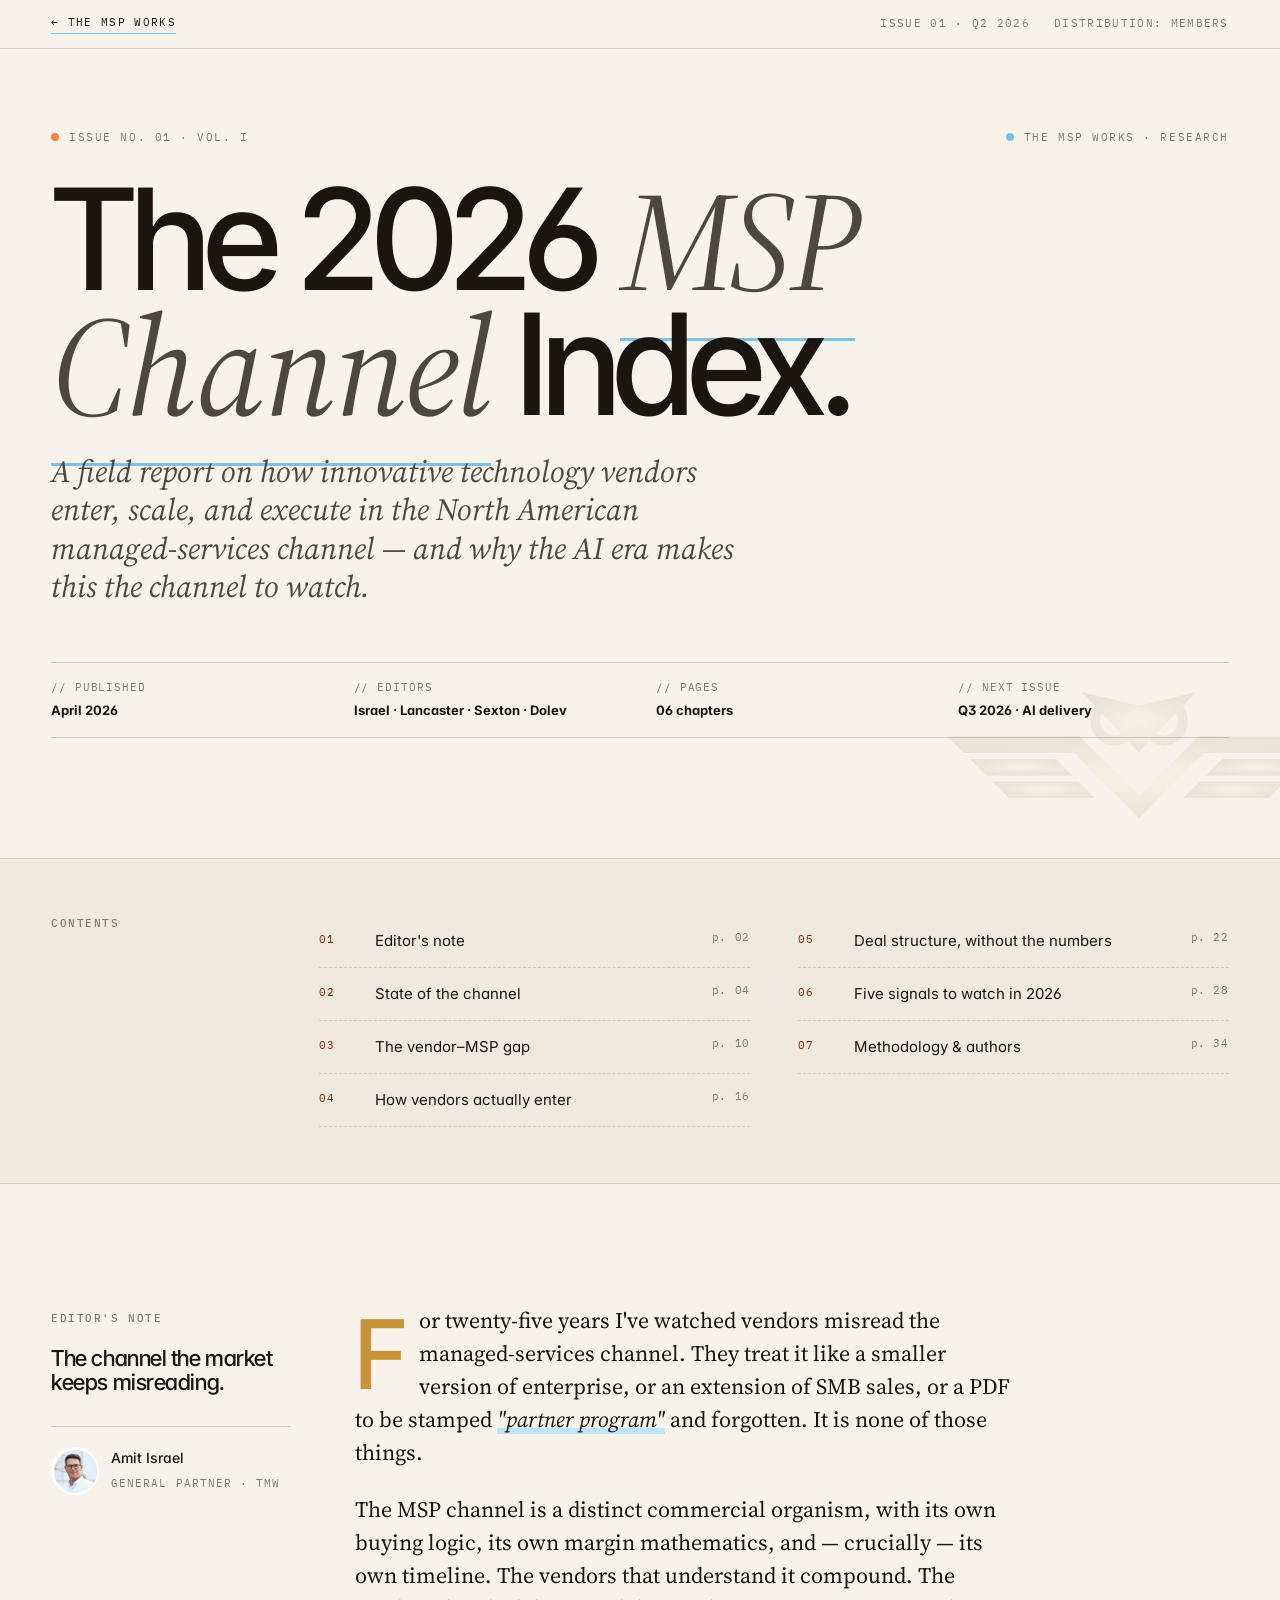
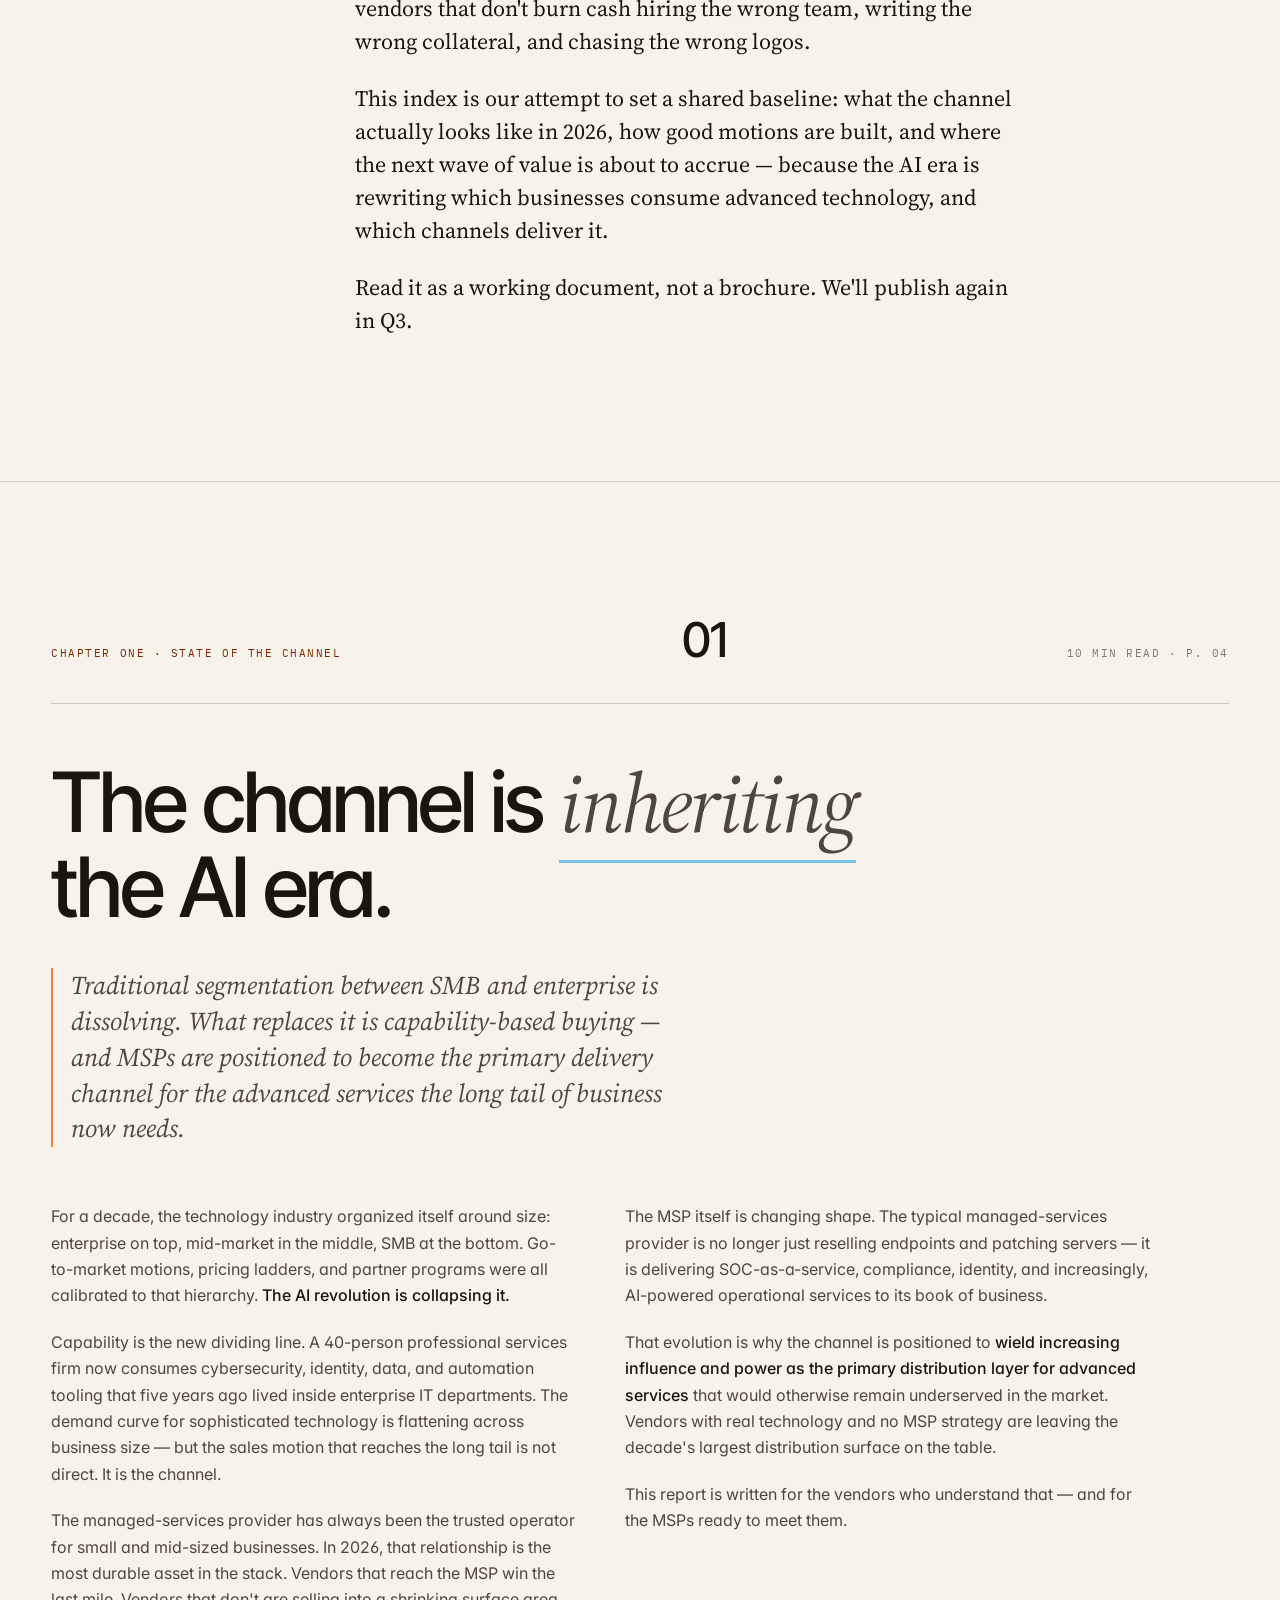
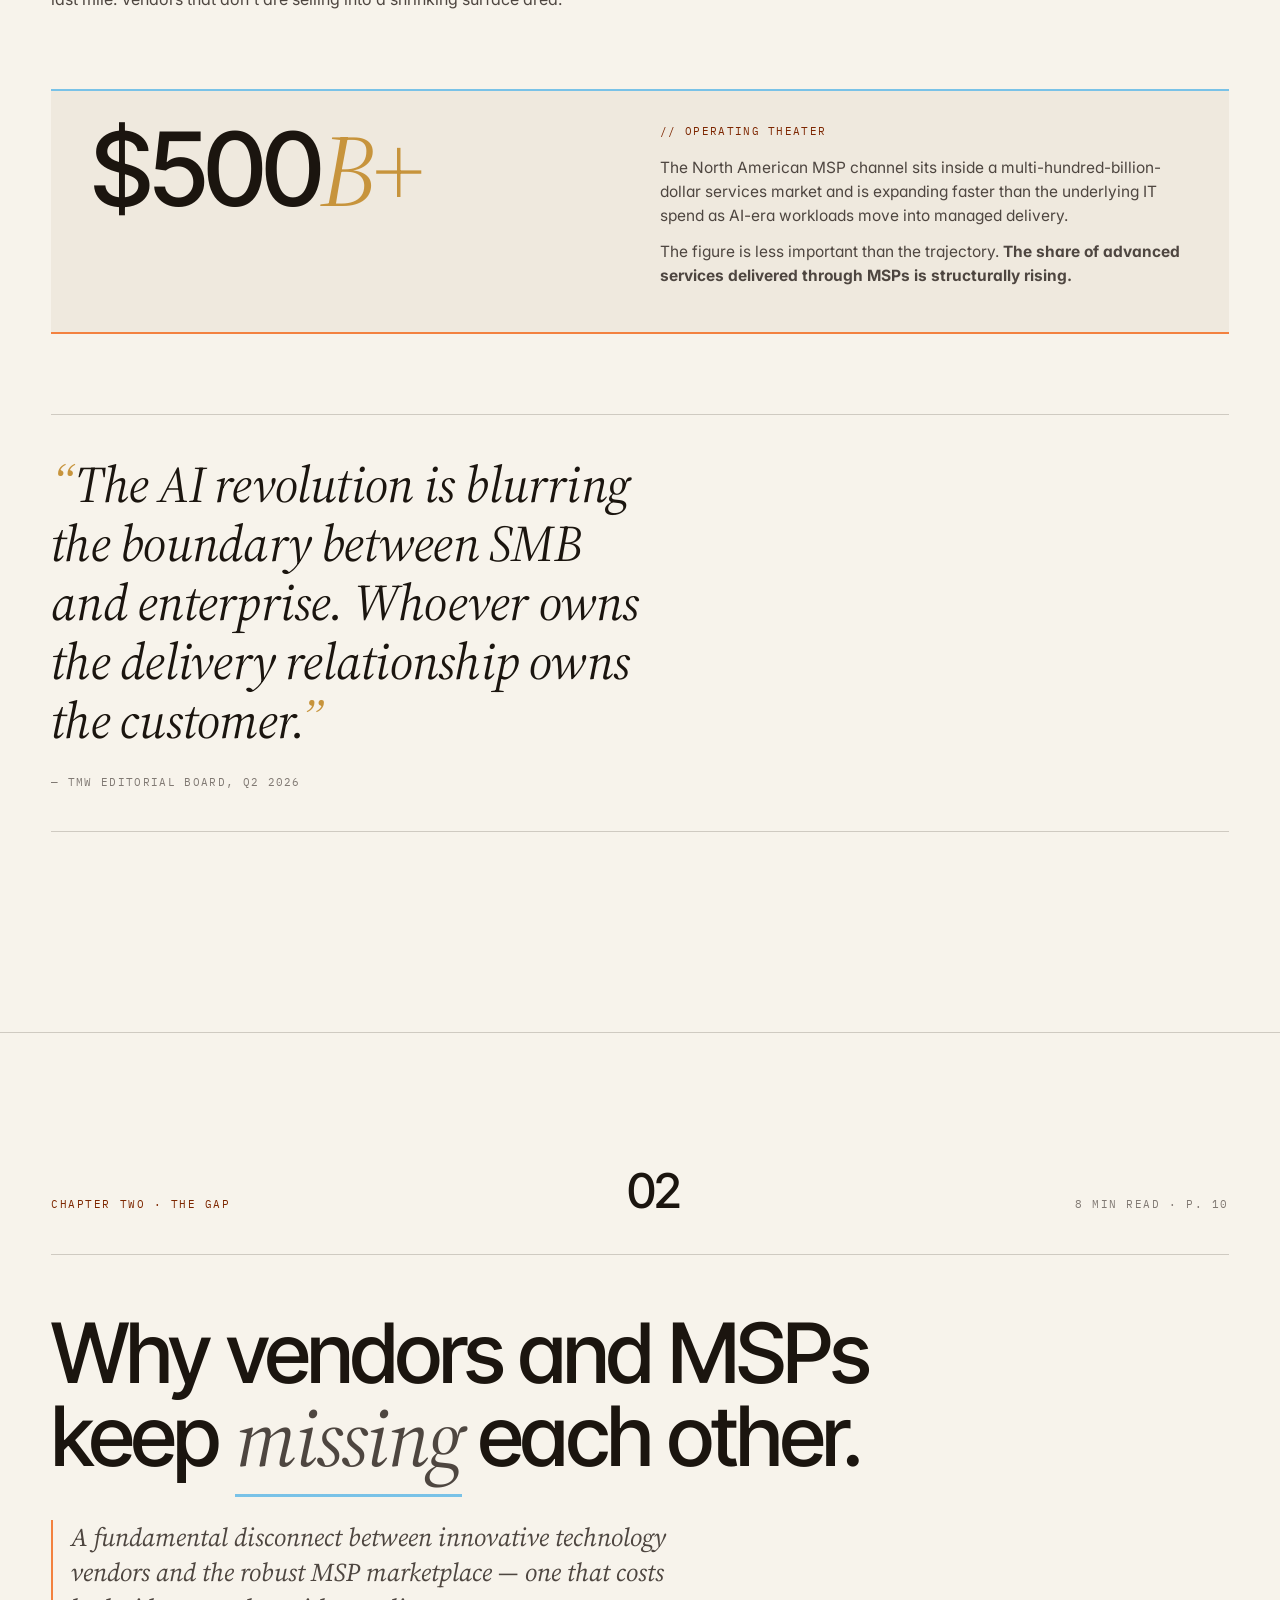
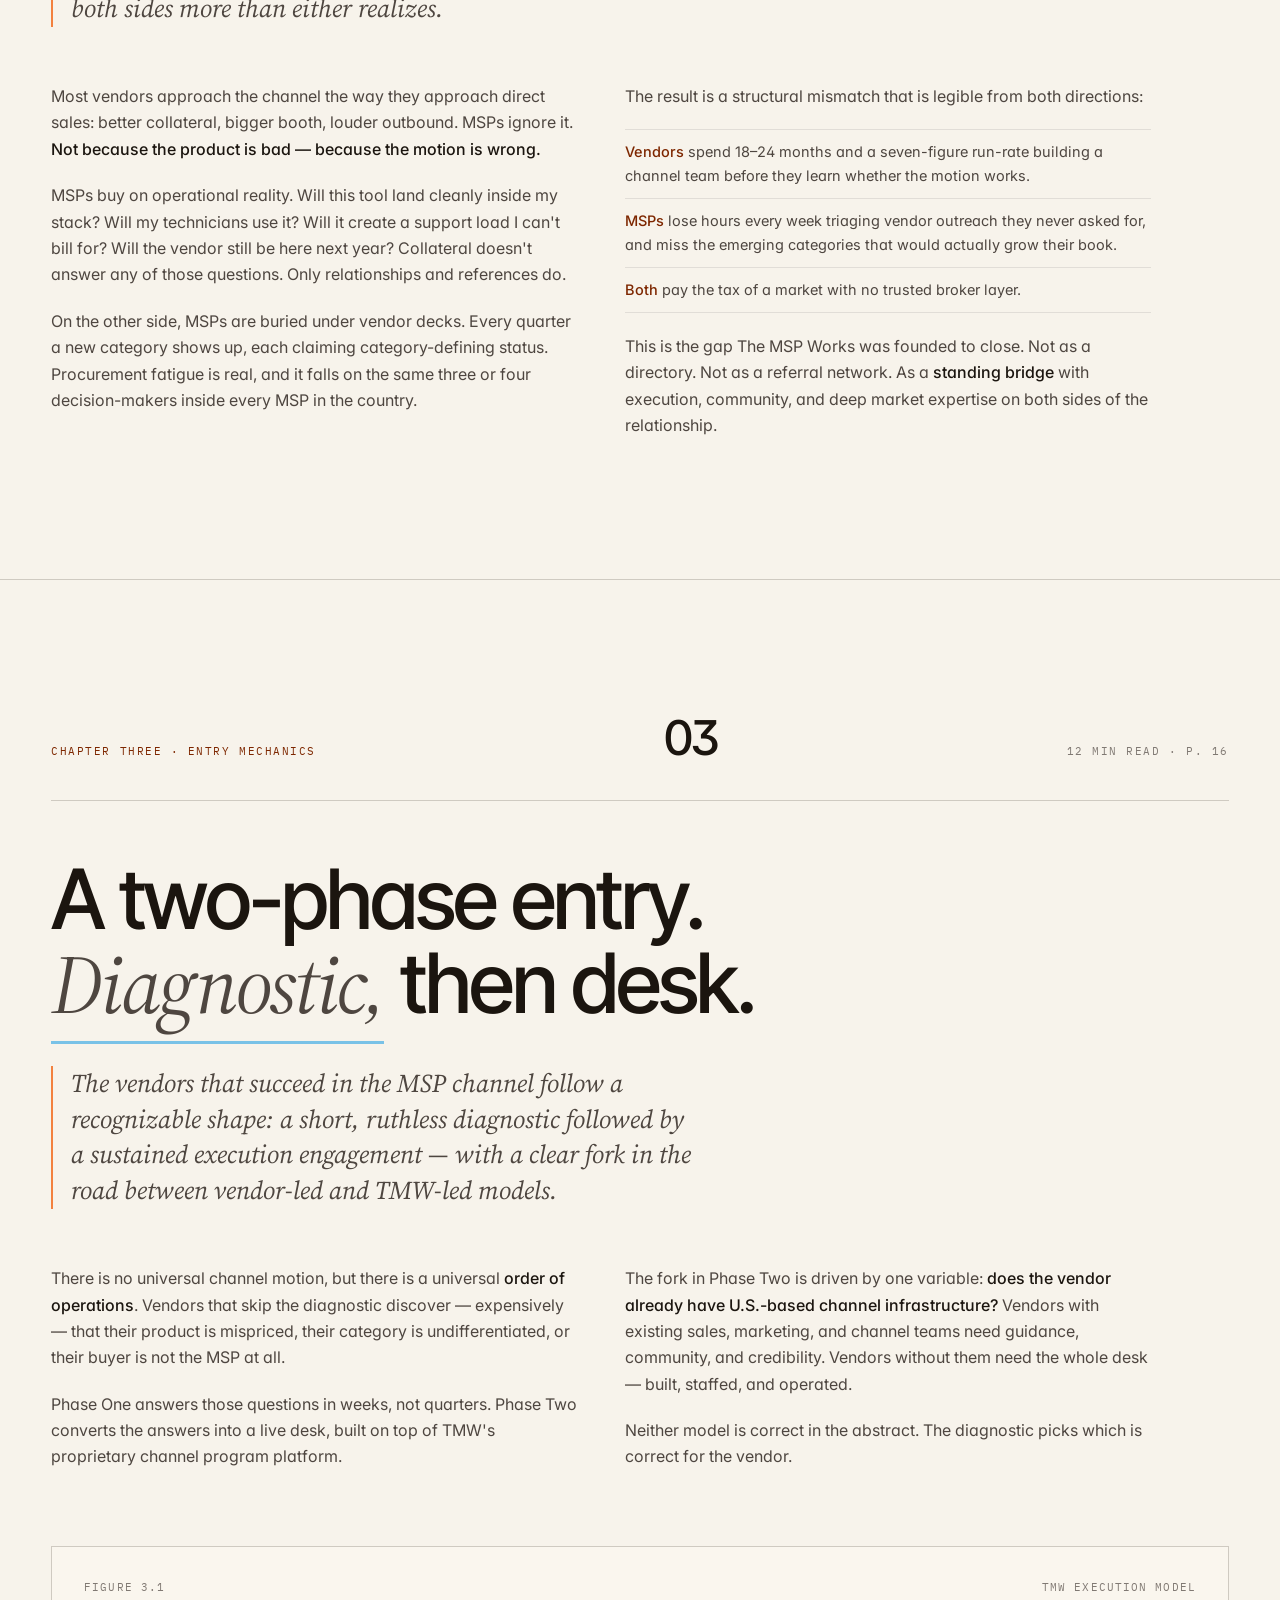
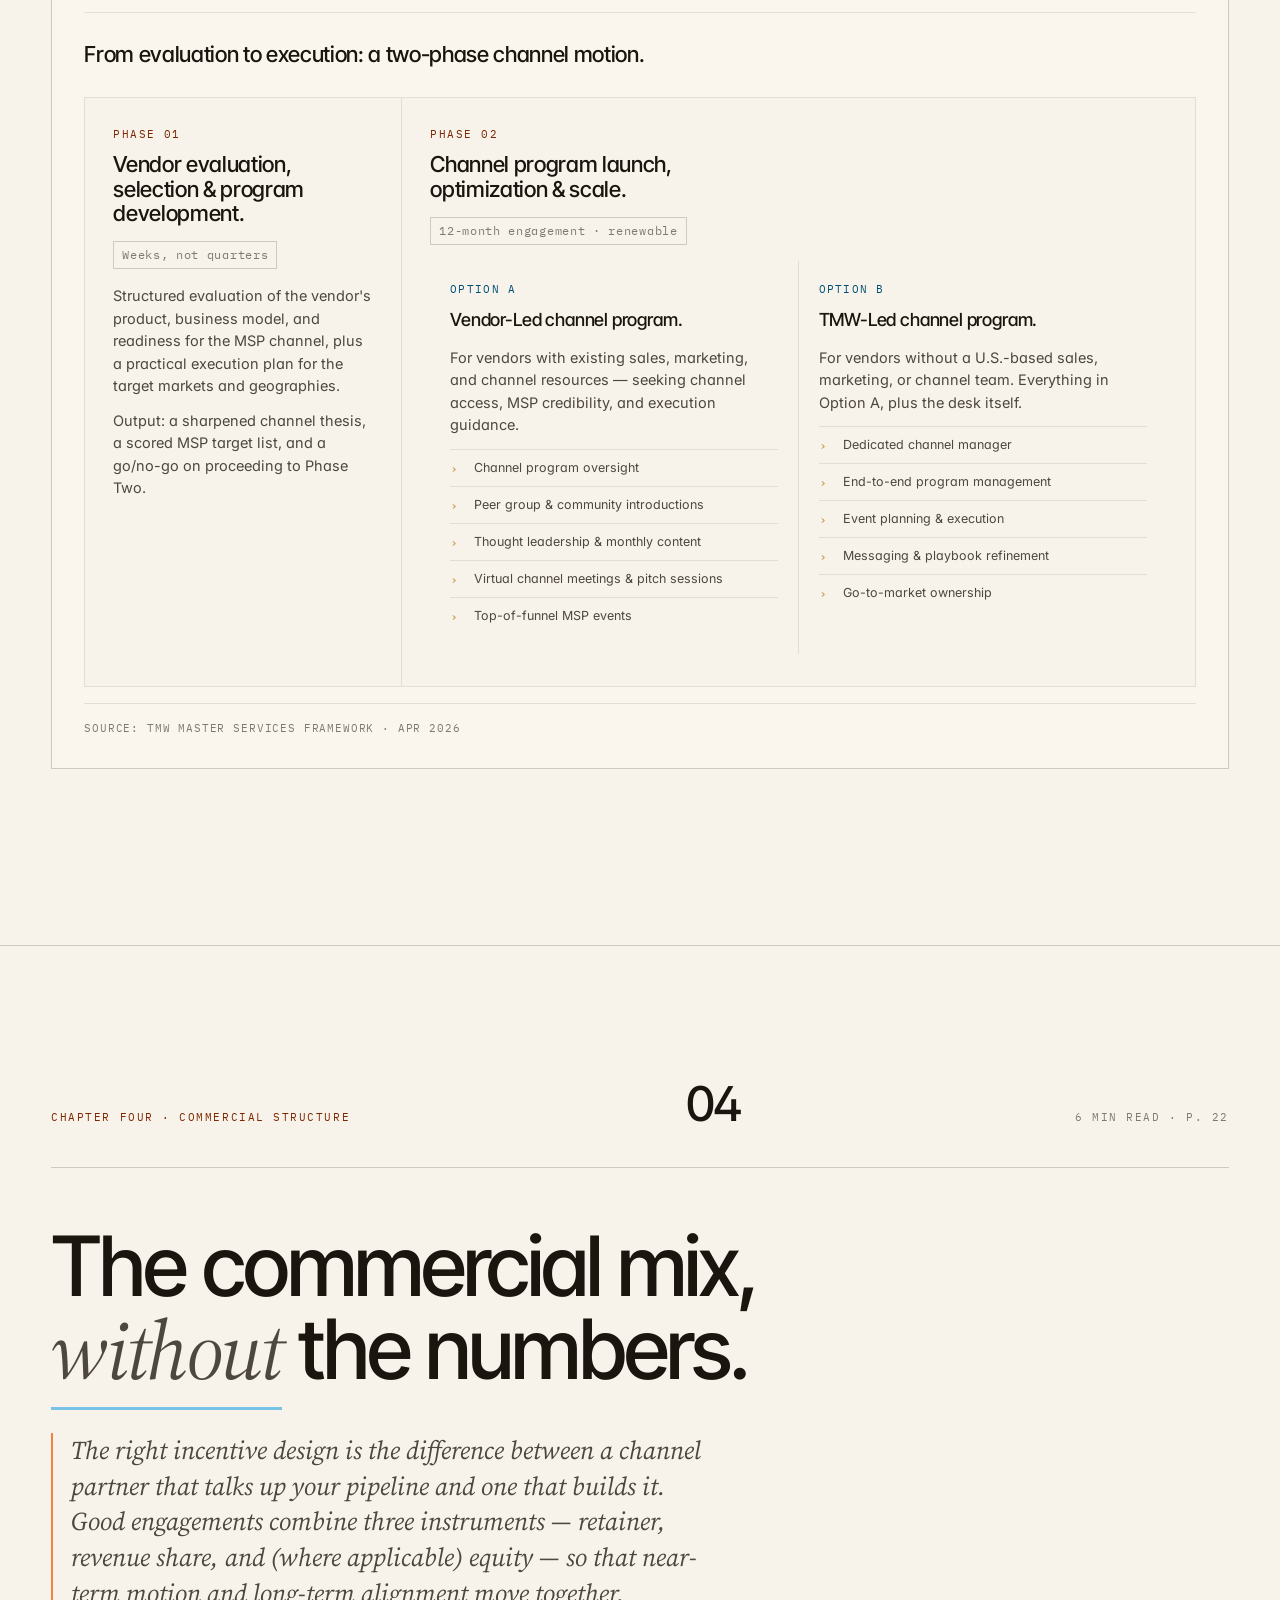
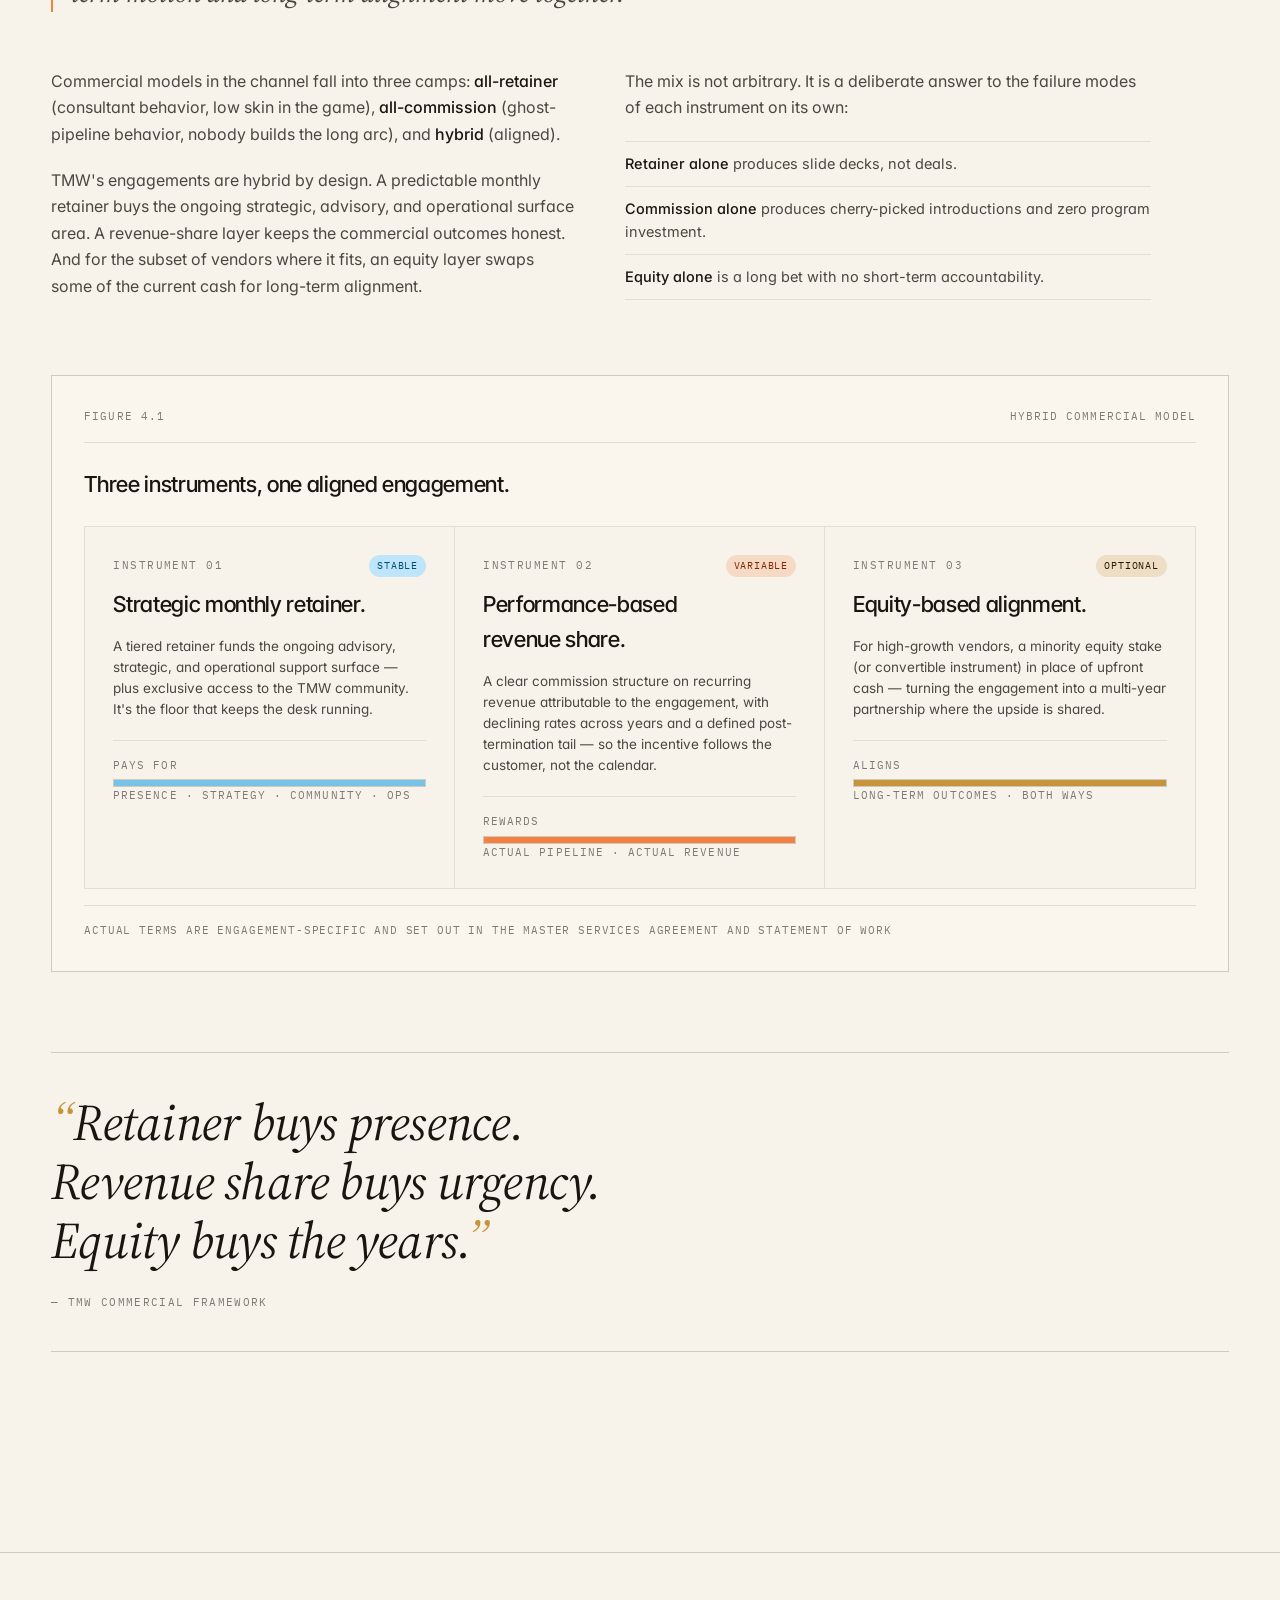
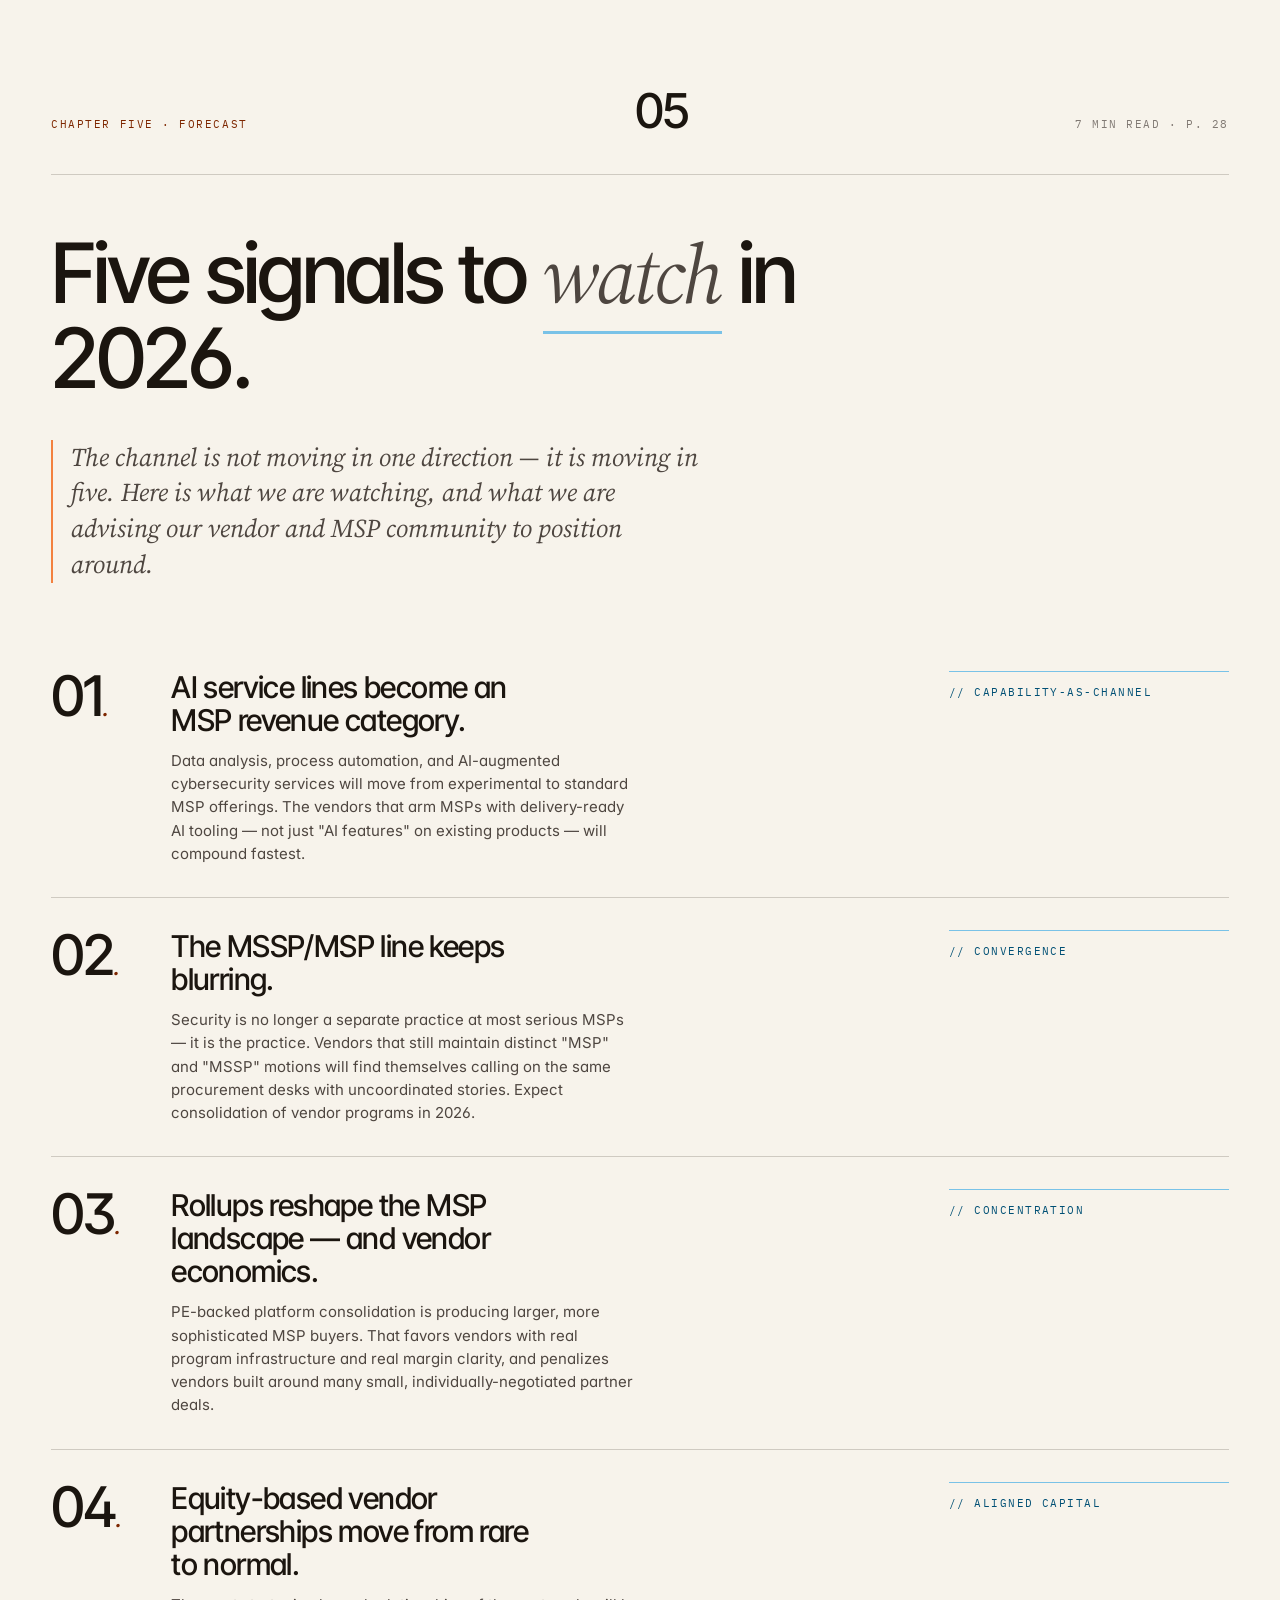
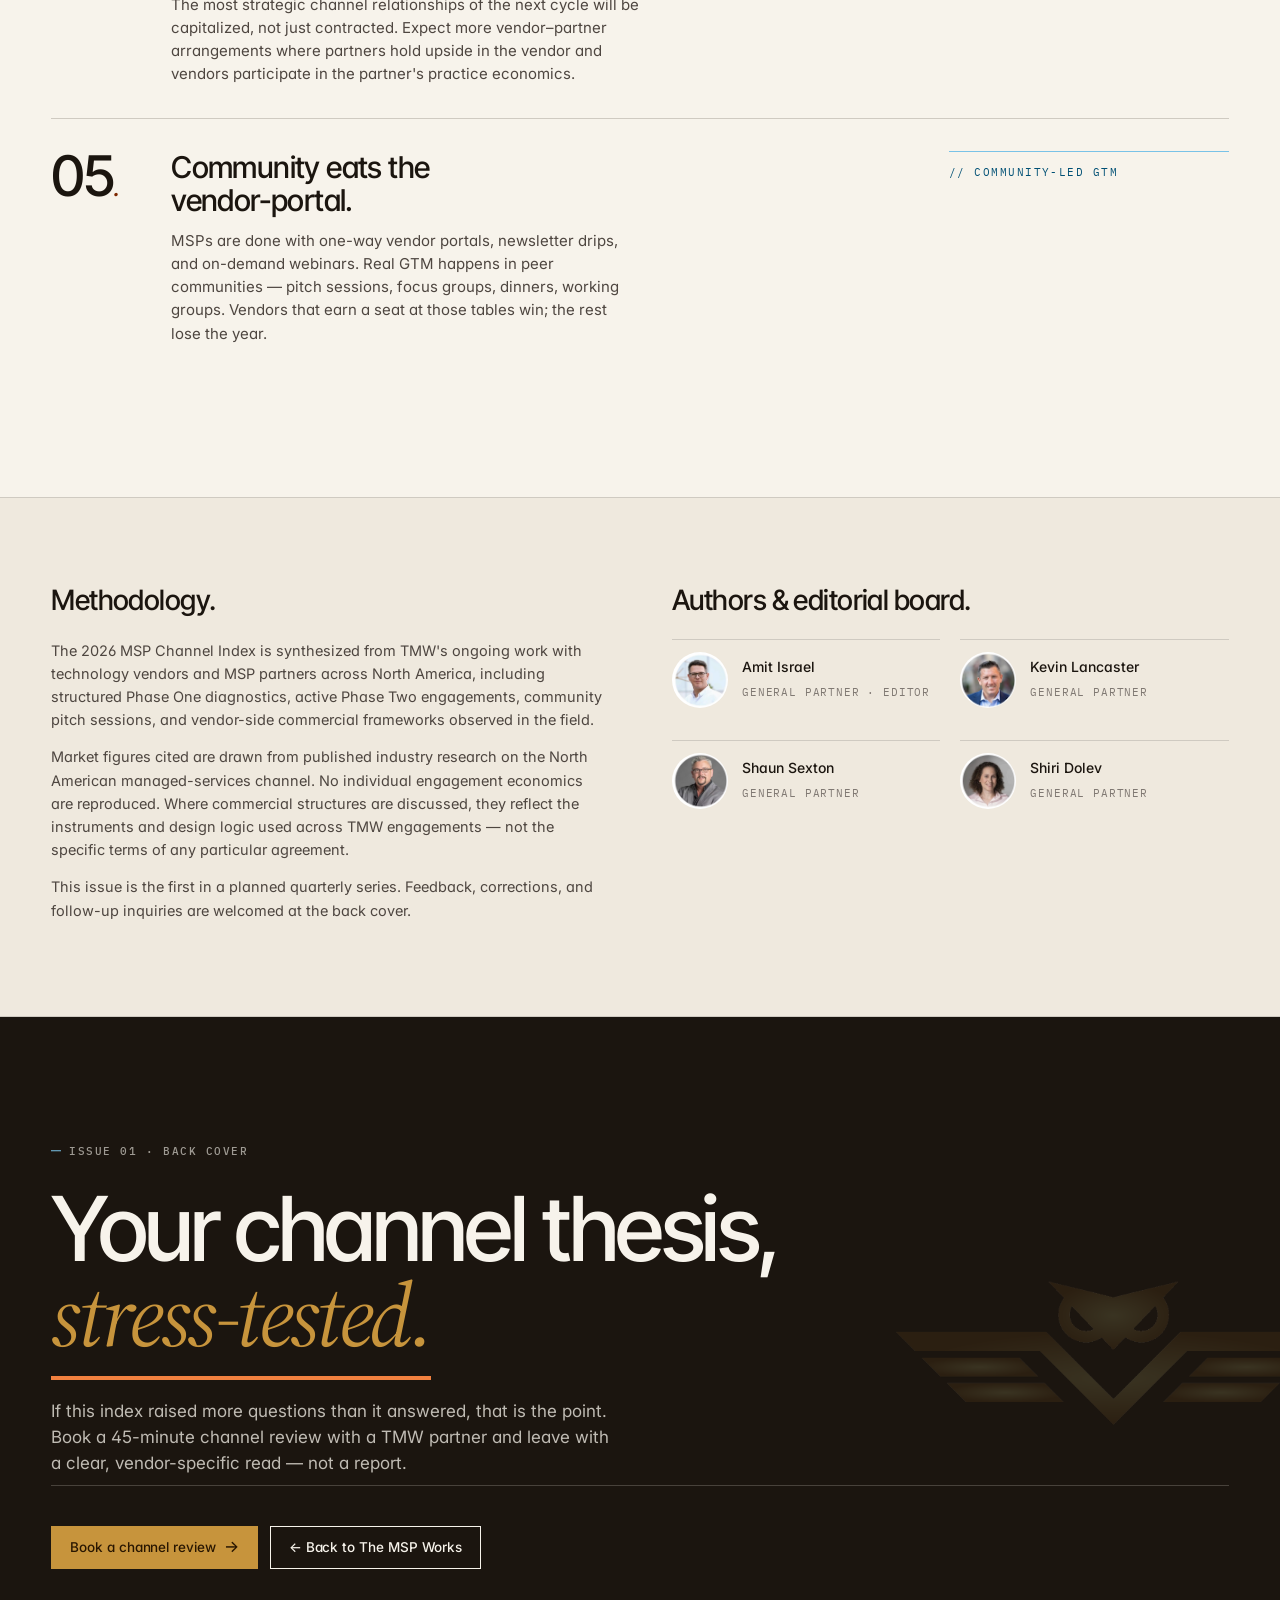
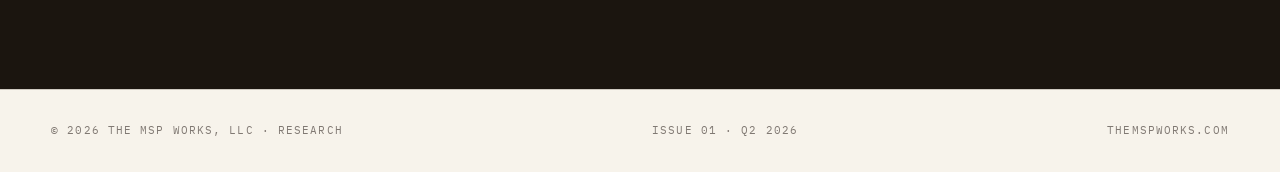
<file: channel-index.html>
<!doctype html>
<html lang="en" data-theme="light">
<head>
  <meta charset="utf-8" />
  <meta name="viewport" content="width=device-width, initial-scale=1" />
  <title>The 2026 MSP Channel Index · The MSP Works</title>
  <link rel="preconnect" href="https://fonts.googleapis.com" />
  <link rel="preconnect" href="https://fonts.gstatic.com" crossorigin />
  <link href="https://fonts.googleapis.com/css2?family=Inter:wght@400;500;600&family=Inter+Tight:wght@400;500;600&family=IBM+Plex+Mono:wght@400;500&family=Source+Serif+4:ital,wght@0,400;0,500;1,400;1,500&display=swap" rel="stylesheet" />
  <link rel="stylesheet" href="styles.css" />
  <link rel="stylesheet" href="channel-index.css" />
</head>
<body class="ci-body">
  <template id="__bundler_thumbnail" data-bg-color="#f5efe4">
    <svg viewBox="0 0 1200 800" xmlns="http://www.w3.org/2000/svg">
      <rect width="1200" height="800" fill="#f5efe4"/>
      <text x="600" y="340" text-anchor="middle" font-family="Georgia, serif" font-size="64" fill="#1a1612" font-style="italic">The 2026</text>
      <text x="600" y="430" text-anchor="middle" font-family="Georgia, serif" font-size="64" fill="#1a1612" font-style="italic">Channel Index</text>
      <line x1="400" y1="500" x2="800" y2="500" stroke="#b8884a" stroke-width="3"/>
      <text x="600" y="560" text-anchor="middle" font-family="monospace" font-size="22" fill="#8a7a5a" letter-spacing="4">ISSUE 01 · Q2 2026</text>
      <text x="600" y="650" text-anchor="middle" font-family="monospace" font-size="18" fill="#8a7a5a" letter-spacing="3">THE MSP WORKS · RESEARCH</text>
    </svg>
  </template>

  <header class="ci-ribbon">
    <a href="index.html">← The MSP Works</a>
    <div class="ci-ribbon-right">
      <span>Issue 01 · Q2 2026</span>
      <span>Distribution: Members</span>
    </div>
  </header>

  <!-- COVER -->
  <section class="ci-cover">
    <div class="ci-issue">
      <span>Issue No. 01 · Vol. I</span>
      <span>The MSP Works · Research</span>
    </div>
    <h1 class="ci-title">The 2026 <em>MSP Channel</em> Index.</h1>
    <p class="ci-subtitle">
      A field report on how innovative technology vendors enter, scale, and execute in the North American managed-services channel — and why the AI era makes this the channel to watch.
    </p>
    <div class="ci-cover-meta">
      <div><span>// published</span><b>April 2026</b></div>
      <div><span>// editors</span><b>Israel · Lancaster · Sexton · Dolev</b></div>
      <div><span>// pages</span><b>06 chapters</b></div>
      <div><span>// next issue</span><b>Q3 2026 · AI delivery</b></div>
    </div>
    <img src="assets/tmw-mark.png" alt="" class="ci-cover-owl" />
  </section>

  <!-- TOC -->
  <section class="ci-toc">
    <div class="ci-toc-grid">
      <h3>Contents</h3>
      <ol>
        <li><a href="#note">Editor's note</a><span class="pg">p. 02</span></li>
        <li><a href="#ch1">State of the channel</a><span class="pg">p. 04</span></li>
        <li><a href="#ch2">The vendor–MSP gap</a><span class="pg">p. 10</span></li>
        <li><a href="#ch3">How vendors actually enter</a><span class="pg">p. 16</span></li>
        <li><a href="#ch4">Deal structure, without the numbers</a><span class="pg">p. 22</span></li>
        <li><a href="#ch5">Five signals to watch in 2026</a><span class="pg">p. 28</span></li>
        <li><a href="#method">Methodology &amp; authors</a><span class="pg">p. 34</span></li>
      </ol>
    </div>
  </section>

  <!-- EDITOR'S NOTE -->
  <section class="ci-note" id="note">
    <div class="ci-note-inner">
      <div class="ci-note-head">
        <span class="eyebrow">Editor's note</span>
        <h3>The channel the market keeps misreading.</h3>
        <div class="ci-note-sig">
          <img src="assets/team-amit.png" alt="Amit Israel" />
          <div>
            <b>Amit Israel</b>
            <span>General Partner · TMW</span>
          </div>
        </div>
      </div>
      <div class="ci-note-body">
        <p>For twenty-five years I've watched vendors misread the managed-services channel. They treat it like a smaller version of enterprise, or an extension of SMB sales, or a PDF to be stamped <em>"partner program"</em> and forgotten. It is none of those things.</p>
        <p>The MSP channel is a distinct commercial organism, with its own buying logic, its own margin mathematics, and — crucially — its own timeline. The vendors that understand it compound. The vendors that don't burn cash hiring the wrong team, writing the wrong collateral, and chasing the wrong logos.</p>
        <p>This index is our attempt to set a shared baseline: what the channel actually looks like in 2026, how good motions are built, and where the next wave of value is about to accrue — because the AI era is rewriting which businesses consume advanced technology, and which channels deliver it.</p>
        <p>Read it as a working document, not a brochure. We'll publish again in Q3.</p>
      </div>
    </div>
  </section>

  <!-- CH 1 — STATE OF THE CHANNEL -->
  <section class="ci-section" id="ch1">
    <div class="ci-section-inner">
      <div class="ci-chapter-mark">
        <span class="ci-chap-label">Chapter One · State of the channel</span>
        <b>01</b>
        <span class="ci-chap-read">10 min read · p. 04</span>
      </div>
      <h2 class="ci-hd">The channel is <em>inheriting</em> the AI era.</h2>
      <p class="ci-lede">
        Traditional segmentation between SMB and enterprise is dissolving. What replaces it is capability-based buying — and MSPs are positioned to become the primary delivery channel for the advanced services the long tail of business now needs.
      </p>
      <div class="ci-cols">
        <div>
          <p>For a decade, the technology industry organized itself around size: enterprise on top, mid-market in the middle, SMB at the bottom. Go-to-market motions, pricing ladders, and partner programs were all calibrated to that hierarchy. <strong>The AI revolution is collapsing it.</strong></p>
          <p>Capability is the new dividing line. A 40-person professional services firm now consumes cybersecurity, identity, data, and automation tooling that five years ago lived inside enterprise IT departments. The demand curve for sophisticated technology is flattening across business size — but the sales motion that reaches the long tail is not direct. It is the channel.</p>
          <p>The managed-services provider has always been the trusted operator for small and mid-sized businesses. In 2026, that relationship is the most durable asset in the stack. Vendors that reach the MSP win the last mile. Vendors that don't are selling into a shrinking surface area.</p>
        </div>
        <div>
          <p>The MSP itself is changing shape. The typical managed-services provider is no longer just reselling endpoints and patching servers — it is delivering SOC-as-a-service, compliance, identity, and increasingly, AI-powered operational services to its book of business.</p>
          <p>That evolution is why the channel is positioned to <strong>wield increasing influence and power as the primary distribution layer for advanced services</strong> that would otherwise remain underserved in the market. Vendors with real technology and no MSP strategy are leaving the decade's largest distribution surface on the table.</p>
          <p>This report is written for the vendors who understand that — and for the MSPs ready to meet them.</p>
        </div>
      </div>

      <div class="ci-callout">
        <div class="ci-callout-big">$500<em>B+</em></div>
        <div>
          <div class="ci-callout-label">// Operating theater</div>
          <p>The North American MSP channel sits inside a multi-hundred-billion-dollar services market and is expanding faster than the underlying IT spend as AI-era workloads move into managed delivery.</p>
          <p>The figure is less important than the trajectory. <strong>The share of advanced services delivered through MSPs is structurally rising.</strong></p>
        </div>
      </div>

      <div class="ci-pull">
        <q>The AI revolution is blurring the boundary between SMB and enterprise. Whoever owns the delivery relationship owns the customer.</q>
        <div class="ci-pull-cite">— TMW editorial board, Q2 2026</div>
      </div>
    </div>
  </section>

  <!-- CH 2 — THE GAP -->
  <section class="ci-section" id="ch2">
    <div class="ci-section-inner">
      <div class="ci-chapter-mark">
        <span class="ci-chap-label">Chapter Two · The gap</span>
        <b>02</b>
        <span class="ci-chap-read">8 min read · p. 10</span>
      </div>
      <h2 class="ci-hd">Why vendors and MSPs keep <em>missing</em> each other.</h2>
      <p class="ci-lede">
        A fundamental disconnect between innovative technology vendors and the robust MSP marketplace — one that costs both sides more than either realizes.
      </p>
      <div class="ci-cols">
        <div>
          <p>Most vendors approach the channel the way they approach direct sales: better collateral, bigger booth, louder outbound. MSPs ignore it. <strong>Not because the product is bad — because the motion is wrong.</strong></p>
          <p>MSPs buy on operational reality. Will this tool land cleanly inside my stack? Will my technicians use it? Will it create a support load I can't bill for? Will the vendor still be here next year? Collateral doesn't answer any of those questions. Only relationships and references do.</p>
          <p>On the other side, MSPs are buried under vendor decks. Every quarter a new category shows up, each claiming category-defining status. Procurement fatigue is real, and it falls on the same three or four decision-makers inside every MSP in the country.</p>
        </div>
        <div>
          <p>The result is a structural mismatch that is legible from both directions:</p>
          <ul style="list-style: none; padding: 0; margin: 0 0 20px;">
            <li style="padding: 10px 0; border-top: 1px solid var(--rule-soft); font-size: 14.5px;"><strong style="color: var(--ember-ink);">Vendors</strong> spend 18–24 months and a seven-figure run-rate building a channel team before they learn whether the motion works.</li>
            <li style="padding: 10px 0; border-top: 1px solid var(--rule-soft); font-size: 14.5px;"><strong style="color: var(--ember-ink);">MSPs</strong> lose hours every week triaging vendor outreach they never asked for, and miss the emerging categories that would actually grow their book.</li>
            <li style="padding: 10px 0; border-top: 1px solid var(--rule-soft); border-bottom: 1px solid var(--rule-soft); font-size: 14.5px;"><strong style="color: var(--ember-ink);">Both</strong> pay the tax of a market with no trusted broker layer.</li>
          </ul>
          <p>This is the gap The MSP Works was founded to close. Not as a directory. Not as a referral network. As a <strong>standing bridge</strong> with execution, community, and deep market expertise on both sides of the relationship.</p>
        </div>
      </div>
    </div>
  </section>

  <!-- CH 3 — HOW VENDORS ENTER -->
  <section class="ci-section" id="ch3">
    <div class="ci-section-inner">
      <div class="ci-chapter-mark">
        <span class="ci-chap-label">Chapter Three · Entry mechanics</span>
        <b>03</b>
        <span class="ci-chap-read">12 min read · p. 16</span>
      </div>
      <h2 class="ci-hd">A two-phase entry. <em>Diagnostic,</em> then desk.</h2>
      <p class="ci-lede">
        The vendors that succeed in the MSP channel follow a recognizable shape: a short, ruthless diagnostic followed by a sustained execution engagement — with a clear fork in the road between vendor-led and TMW-led models.
      </p>

      <div class="ci-cols">
        <div>
          <p>There is no universal channel motion, but there is a universal <strong>order of operations</strong>. Vendors that skip the diagnostic discover — expensively — that their product is mispriced, their category is undifferentiated, or their buyer is not the MSP at all.</p>
          <p>Phase One answers those questions in weeks, not quarters. Phase Two converts the answers into a live desk, built on top of TMW's proprietary channel program platform.</p>
        </div>
        <div>
          <p>The fork in Phase Two is driven by one variable: <strong>does the vendor already have U.S.-based channel infrastructure?</strong> Vendors with existing sales, marketing, and channel teams need guidance, community, and credibility. Vendors without them need the whole desk — built, staffed, and operated.</p>
          <p>Neither model is correct in the abstract. The diagnostic picks which is correct for the vendor.</p>
        </div>
      </div>

      <div class="ci-fig">
        <div class="ci-fig-head"><span>Figure 3.1</span><span>TMW execution model</span></div>
        <h4 class="ci-fig-title">From evaluation to execution: a two-phase channel motion.</h4>
        <div class="ci-phases">
          <div class="ci-phase">
            <div class="ci-phase-label">Phase 01</div>
            <h5 class="ci-phase-title">Vendor evaluation, selection &amp; program development.</h5>
            <span class="ci-phase-dur">Weeks, not quarters</span>
            <p>Structured evaluation of the vendor's product, business model, and readiness for the MSP channel, plus a practical execution plan for the target markets and geographies.</p>
            <p>Output: a sharpened channel thesis, a scored MSP target list, and a go/no-go on proceeding to Phase Two.</p>
          </div>
          <div class="ci-phase">
            <div class="ci-phase-label">Phase 02</div>
            <h5 class="ci-phase-title">Channel program launch, optimization &amp; scale.</h5>
            <span class="ci-phase-dur">12-month engagement · renewable</span>
            <div class="ci-phase-split">
              <div class="ci-opt">
                <div class="ci-opt-tag">Option A</div>
                <h6 class="ci-opt-name">Vendor-Led channel program.</h6>
                <p class="ci-opt-desc">For vendors with existing sales, marketing, and channel resources — seeking channel access, MSP credibility, and execution guidance.</p>
                <ul>
                  <li>Channel program oversight</li>
                  <li>Peer group &amp; community introductions</li>
                  <li>Thought leadership &amp; monthly content</li>
                  <li>Virtual channel meetings &amp; pitch sessions</li>
                  <li>Top-of-funnel MSP events</li>
                </ul>
              </div>
              <div class="ci-opt">
                <div class="ci-opt-tag">Option B</div>
                <h6 class="ci-opt-name">TMW-Led channel program.</h6>
                <p class="ci-opt-desc">For vendors without a U.S.-based sales, marketing, or channel team. Everything in Option A, plus the desk itself.</p>
                <ul>
                  <li>Dedicated channel manager</li>
                  <li>End-to-end program management</li>
                  <li>Event planning &amp; execution</li>
                  <li>Messaging &amp; playbook refinement</li>
                  <li>Go-to-market ownership</li>
                </ul>
              </div>
            </div>
          </div>
        </div>
        <div class="ci-fig-cap">Source: TMW Master Services framework · Apr 2026</div>
      </div>
    </div>
  </section>

  <!-- CH 4 — DEAL STRUCTURE -->
  <section class="ci-section" id="ch4">
    <div class="ci-section-inner">
      <div class="ci-chapter-mark">
        <span class="ci-chap-label">Chapter Four · Commercial structure</span>
        <b>04</b>
        <span class="ci-chap-read">6 min read · p. 22</span>
      </div>
      <h2 class="ci-hd">The commercial mix, <em>without</em> the numbers.</h2>
      <p class="ci-lede">
        The right incentive design is the difference between a channel partner that talks up your pipeline and one that builds it. Good engagements combine three instruments — retainer, revenue share, and (where applicable) equity — so that near-term motion and long-term alignment move together.
      </p>

      <div class="ci-cols">
        <div>
          <p>Commercial models in the channel fall into three camps: <strong>all-retainer</strong> (consultant behavior, low skin in the game), <strong>all-commission</strong> (ghost-pipeline behavior, nobody builds the long arc), and <strong>hybrid</strong> (aligned).</p>
          <p>TMW's engagements are hybrid by design. A predictable monthly retainer buys the ongoing strategic, advisory, and operational surface area. A revenue-share layer keeps the commercial outcomes honest. And for the subset of vendors where it fits, an equity layer swaps some of the current cash for long-term alignment.</p>
        </div>
        <div>
          <p>The mix is not arbitrary. It is a deliberate answer to the failure modes of each instrument on its own:</p>
          <ul style="list-style: none; padding: 0; margin: 0;">
            <li style="padding: 10px 0; border-top: 1px solid var(--rule-soft); font-size: 14.5px;"><strong>Retainer alone</strong> produces slide decks, not deals.</li>
            <li style="padding: 10px 0; border-top: 1px solid var(--rule-soft); font-size: 14.5px;"><strong>Commission alone</strong> produces cherry-picked introductions and zero program investment.</li>
            <li style="padding: 10px 0; border-top: 1px solid var(--rule-soft); border-bottom: 1px solid var(--rule-soft); font-size: 14.5px;"><strong>Equity alone</strong> is a long bet with no short-term accountability.</li>
          </ul>
        </div>
      </div>

      <div class="ci-fig">
        <div class="ci-fig-head"><span>Figure 4.1</span><span>Hybrid commercial model</span></div>
        <h4 class="ci-fig-title">Three instruments, one aligned engagement.</h4>
        <div class="ci-econ">
          <div class="ci-econ-card">
            <div class="ci-econ-k">Instrument 01 <span class="ci-econ-pill">Stable</span></div>
            <h5 class="ci-econ-title">Strategic monthly retainer.</h5>
            <p class="ci-econ-desc">A tiered retainer funds the ongoing advisory, strategic, and operational support surface — plus exclusive access to the TMW community. It's the floor that keeps the desk running.</p>
            <div class="ci-econ-ratio">
              Pays for<br/>
              <div class="ci-econ-bar"><span style="width: 100%; background: var(--sky);"></span></div>
              Presence · strategy · community · ops
            </div>
          </div>
          <div class="ci-econ-card">
            <div class="ci-econ-k">Instrument 02 <span class="ci-econ-pill">Variable</span></div>
            <h5 class="ci-econ-title">Performance-based revenue share.</h5>
            <p class="ci-econ-desc">A clear commission structure on recurring revenue attributable to the engagement, with declining rates across years and a defined post-termination tail — so the incentive follows the customer, not the calendar.</p>
            <div class="ci-econ-ratio">
              Rewards<br/>
              <div class="ci-econ-bar"><span style="width: 100%; background: var(--ember);"></span></div>
              Actual pipeline · actual revenue
            </div>
          </div>
          <div class="ci-econ-card">
            <div class="ci-econ-k">Instrument 03 <span class="ci-econ-pill">Optional</span></div>
            <h5 class="ci-econ-title">Equity-based alignment.</h5>
            <p class="ci-econ-desc">For high-growth vendors, a minority equity stake (or convertible instrument) in place of upfront cash — turning the engagement into a multi-year partnership where the upside is shared.</p>
            <div class="ci-econ-ratio">
              Aligns<br/>
              <div class="ci-econ-bar"><span style="width: 100%; background: var(--accent);"></span></div>
              Long-term outcomes · both ways
            </div>
          </div>
        </div>
        <div class="ci-fig-cap">Actual terms are engagement-specific and set out in the Master Services Agreement and Statement of Work</div>
      </div>

      <div class="ci-pull">
        <q>Retainer buys presence. Revenue share buys urgency. Equity buys the years.</q>
        <div class="ci-pull-cite">— TMW commercial framework</div>
      </div>
    </div>
  </section>

  <!-- CH 5 — SIGNALS -->
  <section class="ci-section" id="ch5">
    <div class="ci-section-inner">
      <div class="ci-chapter-mark">
        <span class="ci-chap-label">Chapter Five · Forecast</span>
        <b>05</b>
        <span class="ci-chap-read">7 min read · p. 28</span>
      </div>
      <h2 class="ci-hd">Five signals to <em>watch</em> in 2026.</h2>
      <p class="ci-lede">
        The channel is not moving in one direction — it is moving in five. Here is what we are watching, and what we are advising our vendor and MSP community to position around.
      </p>

      <ol class="ci-signals">
        <li>
          <div class="ci-sig-num">01<em>.</em></div>
          <div>
            <h4>AI service lines become an MSP revenue category.</h4>
            <p>Data analysis, process automation, and AI-augmented cybersecurity services will move from experimental to standard MSP offerings. The vendors that arm MSPs with delivery-ready AI tooling — not just "AI features" on existing products — will compound fastest.</p>
          </div>
          <div class="ci-sig-mark">// Capability-as-channel</div>
        </li>
        <li>
          <div class="ci-sig-num">02<em>.</em></div>
          <div>
            <h4>The MSSP/MSP line keeps blurring.</h4>
            <p>Security is no longer a separate practice at most serious MSPs — it is the practice. Vendors that still maintain distinct "MSP" and "MSSP" motions will find themselves calling on the same procurement desks with uncoordinated stories. Expect consolidation of vendor programs in 2026.</p>
          </div>
          <div class="ci-sig-mark">// Convergence</div>
        </li>
        <li>
          <div class="ci-sig-num">03<em>.</em></div>
          <div>
            <h4>Rollups reshape the MSP landscape — and vendor economics.</h4>
            <p>PE-backed platform consolidation is producing larger, more sophisticated MSP buyers. That favors vendors with real program infrastructure and real margin clarity, and penalizes vendors built around many small, individually-negotiated partner deals.</p>
          </div>
          <div class="ci-sig-mark">// Concentration</div>
        </li>
        <li>
          <div class="ci-sig-num">04<em>.</em></div>
          <div>
            <h4>Equity-based vendor partnerships move from rare to normal.</h4>
            <p>The most strategic channel relationships of the next cycle will be capitalized, not just contracted. Expect more vendor–partner arrangements where partners hold upside in the vendor and vendors participate in the partner's practice economics.</p>
          </div>
          <div class="ci-sig-mark">// Aligned capital</div>
        </li>
        <li>
          <div class="ci-sig-num">05<em>.</em></div>
          <div>
            <h4>Community eats the vendor-portal.</h4>
            <p>MSPs are done with one-way vendor portals, newsletter drips, and on-demand webinars. Real GTM happens in peer communities — pitch sessions, focus groups, dinners, working groups. Vendors that earn a seat at those tables win; the rest lose the year.</p>
          </div>
          <div class="ci-sig-mark">// Community-led GTM</div>
        </li>
      </ol>
    </div>
  </section>

  <!-- METHODOLOGY & AUTHORS -->
  <section class="ci-method" id="method">
    <div class="ci-method-inner">
      <div>
        <h3>Methodology.</h3>
        <p>The 2026 MSP Channel Index is synthesized from TMW's ongoing work with technology vendors and MSP partners across North America, including structured Phase One diagnostics, active Phase Two engagements, community pitch sessions, and vendor-side commercial frameworks observed in the field.</p>
        <p>Market figures cited are drawn from published industry research on the North American managed-services channel. No individual engagement economics are reproduced. Where commercial structures are discussed, they reflect the instruments and design logic used across TMW engagements — not the specific terms of any particular agreement.</p>
        <p>This issue is the first in a planned quarterly series. Feedback, corrections, and follow-up inquiries are welcomed at the back cover.</p>
      </div>
      <div>
        <h3>Authors &amp; editorial board.</h3>
        <div class="ci-authors">
          <div class="ci-author">
            <img src="assets/team-amit.png" alt="" />
            <div><b>Amit Israel</b><span>General Partner · Editor</span></div>
          </div>
          <div class="ci-author">
            <img src="assets/team-kevin.png" alt="" />
            <div><b>Kevin Lancaster</b><span>General Partner</span></div>
          </div>
          <div class="ci-author">
            <img src="assets/team-shaun.png" alt="" />
            <div><b>Shaun Sexton</b><span>General Partner</span></div>
          </div>
          <div class="ci-author">
            <img src="assets/team-shiri.png" alt="" />
            <div><b>Shiri Dolev</b><span>General Partner</span></div>
          </div>
        </div>
      </div>
    </div>
  </section>

  <!-- BACK COVER / CTA -->
  <section class="ci-back">
    <div class="ci-back-inner">
      <span class="eyebrow" style="font-family: var(--font-mono); font-size: 11px; letter-spacing: 0.14em; text-transform: uppercase; position: relative; padding-left: 18px;">Issue 01 · Back cover</span>
      <h2>Your channel thesis, <em>stress-tested.</em></h2>
      <p style="max-width: 52ch; color: color-mix(in oklab, var(--bg) 75%, transparent); font-size: 17px; line-height: 1.55; margin: 0 0 8px;">
        If this index raised more questions than it answered, that is the point. Book a 45-minute channel review with a TMW partner and leave with a clear, vendor-specific read — not a report.
      </p>
      <div class="ci-back-actions">
        <a class="btn btn-primary" href="https://calendly.com/amitisrael/meet-with-amit-israel" target="_blank" rel="noopener">Book a channel review <span class="btn-arrow">→</span></a>
        <a class="btn" href="index.html">← Back to The MSP Works</a>
      </div>
    </div>
    <img src="assets/tmw-mark.png" alt="" class="ci-back-owl" />
  </section>

  <footer class="ci-foot">
    <span>© 2026 The MSP Works, LLC · Research</span>
    <span>Issue 01 · Q2 2026</span>
    <span><a href="index.html">themspworks.com</a></span>
  </footer>

</body>
</html>
</file>
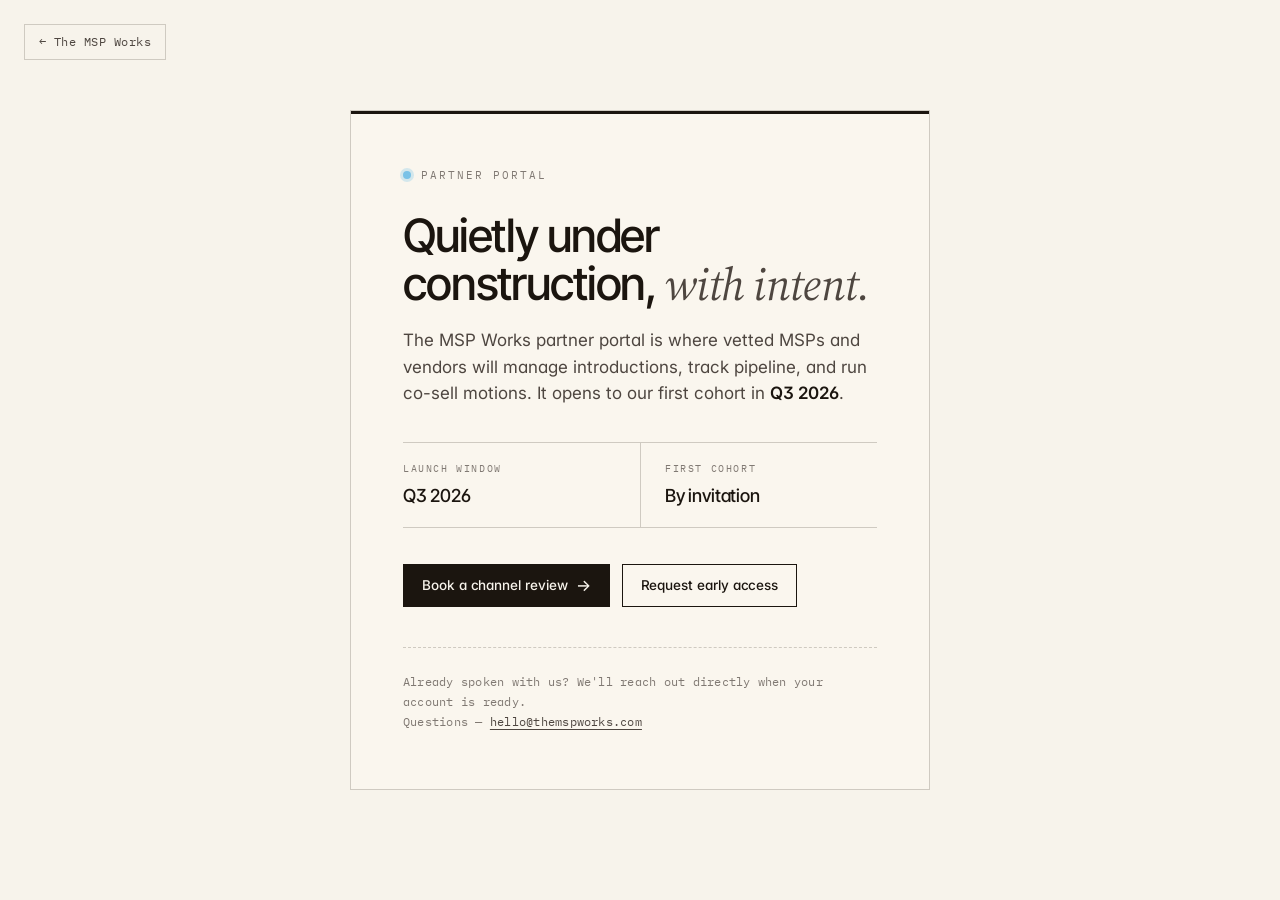
<file: partner-login.html>
<!DOCTYPE html>
<html lang="en" data-theme="light">
<head>
  <meta charset="utf-8">
  <meta name="viewport" content="width=device-width, initial-scale=1">
  <title>Partner portal · The MSP Works</title>
  <link rel="preconnect" href="https://fonts.googleapis.com">
  <link rel="preconnect" href="https://fonts.gstatic.com" crossorigin>
  <link href="https://fonts.googleapis.com/css2?family=Inter+Tight:wght@400;500;600;700&family=Inter:wght@400;500;600&family=IBM+Plex+Mono:wght@400;500&family=Source+Serif+4:ital,opsz,wght@0,8..60,400;1,8..60,400&display=swap" rel="stylesheet">
  <link rel="stylesheet" href="styles.css">
  <style>
    body {
      background: var(--bg);
      color: var(--ink);
      min-height: 100vh;
      display: flex;
      flex-direction: column;
      font-family: var(--font-text);
    }
    .portal-shell {
      flex: 1;
      display: flex;
      align-items: center;
      justify-content: center;
      padding: 80px 24px;
    }
    .portal-card {
      width: 100%;
      max-width: 580px;
      background: var(--paper);
      border: 1px solid var(--rule);
      padding: 56px 52px;
      position: relative;
    }
    .portal-card::before {
      content: "";
      position: absolute;
      top: 0; left: 0; right: 0;
      height: 3px;
      background: var(--ink);
    }
    .portal-kicker {
      font-family: var(--font-mono);
      font-size: 11px;
      letter-spacing: 0.18em;
      text-transform: uppercase;
      color: var(--ink-mute);
      display: flex;
      align-items: center;
      gap: 10px;
      margin-bottom: 28px;
    }
    .portal-kicker::before {
      content: "";
      width: 8px; height: 8px;
      background: var(--sky);
      border-radius: 50%;
      box-shadow: 0 0 0 3px color-mix(in oklab, var(--sky) 30%, transparent);
    }
    .portal-title {
      font-family: var(--font-display);
      font-size: clamp(34px, 4.2vw, 46px);
      line-height: 1.04;
      letter-spacing: -0.025em;
      font-weight: 500;
      margin: 0 0 20px;
      color: var(--ink);
    }
    .portal-title em {
      font-family: var(--font-serif);
      font-style: italic;
      font-weight: 400;
      color: var(--ink-soft);
      letter-spacing: -0.015em;
    }
    .portal-lede {
      font-size: 17px;
      line-height: 1.55;
      color: var(--ink-soft);
      margin: 0 0 36px;
      text-wrap: pretty;
    }
    .portal-lede strong {
      color: var(--ink);
      font-weight: 600;
    }
    .portal-meta {
      display: grid;
      grid-template-columns: 1fr 1fr;
      gap: 0;
      border-top: 1px solid var(--rule);
      border-bottom: 1px solid var(--rule);
      margin-bottom: 36px;
    }
    .portal-meta-cell {
      padding: 18px 0;
    }
    .portal-meta-cell + .portal-meta-cell {
      padding-left: 24px;
      border-left: 1px solid var(--rule);
    }
    .portal-meta-label {
      font-family: var(--font-mono);
      font-size: 10px;
      letter-spacing: 0.16em;
      text-transform: uppercase;
      color: var(--ink-mute);
      margin-bottom: 6px;
    }
    .portal-meta-value {
      font-family: var(--font-display);
      font-size: 18px;
      font-weight: 500;
      letter-spacing: -0.01em;
      color: var(--ink);
    }
    .portal-actions {
      display: flex;
      gap: 12px;
      flex-wrap: wrap;
    }
    .portal-foot {
      margin-top: 40px;
      padding-top: 24px;
      border-top: 1px dashed var(--rule);
      font-family: var(--font-mono);
      font-size: 12px;
      line-height: 1.7;
      color: var(--ink-mute);
      letter-spacing: 0.02em;
    }
    .portal-foot a {
      color: var(--ink-soft);
      text-decoration: underline;
      text-underline-offset: 3px;
      text-decoration-thickness: 1px;
    }
    .portal-foot a:hover {
      color: var(--ink);
    }
    .portal-back {
      position: fixed;
      top: 24px;
      left: 24px;
      font-family: var(--font-mono);
      font-size: 12px;
      letter-spacing: 0.04em;
      color: var(--ink-soft);
      text-decoration: none;
      padding: 8px 14px;
      border: 1px solid var(--rule);
      background: var(--bg);
      transition: all 0.15s ease;
      z-index: 10;
    }
    .portal-back:hover {
      background: var(--ink);
      color: var(--bg);
      border-color: var(--ink);
    }
    @media (max-width: 560px) {
      .portal-card { padding: 40px 28px; }
      .portal-meta { grid-template-columns: 1fr; }
      .portal-meta-cell + .portal-meta-cell {
        padding-left: 0;
        border-left: none;
        border-top: 1px solid var(--rule);
      }
      .portal-back { top: 16px; left: 16px; }
    }
  </style>
</head>
<body>
  <a href="index.html" class="portal-back">← The MSP Works</a>

  <main class="portal-shell">
    <div class="portal-card" data-screen-label="Partner portal placeholder">
      <div class="portal-kicker">Partner portal</div>

      <h1 class="portal-title">Quietly under construction, <em>with intent.</em></h1>

      <p class="portal-lede">
        The MSP Works partner portal is where vetted MSPs and vendors will manage introductions, track pipeline, and run co-sell motions. It opens to our first cohort in <strong>Q3 2026</strong>.
      </p>

      <div class="portal-meta">
        <div class="portal-meta-cell">
          <div class="portal-meta-label">Launch window</div>
          <div class="portal-meta-value">Q3 2026</div>
        </div>
        <div class="portal-meta-cell">
          <div class="portal-meta-label">First cohort</div>
          <div class="portal-meta-value">By invitation</div>
        </div>
      </div>

      <div class="portal-actions">
        <a class="btn btn-primary" href="https://calendly.com/amitisrael/meet-with-amit-israel" target="_blank" rel="noopener">
          Book a channel review <span class="btn-arrow">→</span>
        </a>
        <a class="btn" href="index.html#contact">Request early access</a>
      </div>

      <div class="portal-foot">
        Already spoken with us? We'll reach out directly when your account is ready.<br>
        Questions — <a href="mailto:hello@themspworks.com">hello@themspworks.com</a>
      </div>
    </div>
  </main>
</body>
</html>
</file>
<file: styles.css>
/* TMW — The MSP Works */
:root {
  /* TMW brand: warm cream paper + deep ink + gold accent */
  --bg: oklch(0.965 0.012 82);
  --bg-alt: oklch(0.935 0.016 82);
  --ink: oklch(0.20 0.015 60);
  --ink-soft: oklch(0.40 0.015 60);
  --ink-mute: oklch(0.58 0.012 60);
  --rule: oklch(0.84 0.014 80);
  --rule-soft: oklch(0.90 0.010 80);
  --accent: oklch(0.70 0.12 78);        /* TMW gold */
  --accent-deep: oklch(0.55 0.13 70);   /* darker gold for hover / ink */
  --accent-ink: oklch(0.22 0.05 70);
  --sky: oklch(0.78 0.09 232);          /* light blue secondary */
  --sky-soft: oklch(0.90 0.05 232);
  --sky-ink: oklch(0.40 0.10 232);
  --ember: oklch(0.72 0.16 48);         /* warm orange accent */
  --ember-soft: oklch(0.88 0.08 48);
  --ember-ink: oklch(0.40 0.13 42);
  --warn: oklch(0.68 0.16 45);
  --paper: #faf6ee;

  --font-display: "Inter Tight", "Helvetica Neue", Helvetica, Arial, sans-serif;
  --font-text: "Inter", "Helvetica Neue", Helvetica, Arial, sans-serif;
  --font-mono: "IBM Plex Mono", ui-monospace, "SF Mono", Menlo, monospace;
  --font-serif: "Source Serif 4", "Source Serif Pro", Georgia, serif;

  --container: 1320px;
  --pad-x: clamp(20px, 4vw, 56px);

  --radius: 2px;
}

[data-theme="dark"] {
  --bg: oklch(0.16 0.012 60);
  --bg-alt: oklch(0.21 0.015 60);
  --ink: oklch(0.96 0.008 82);
  --ink-soft: oklch(0.78 0.012 80);
  --ink-mute: oklch(0.60 0.015 78);
  --rule: oklch(0.30 0.018 60);
  --rule-soft: oklch(0.24 0.015 60);
  --paper: oklch(0.14 0.012 60);
}

* { box-sizing: border-box; }
html, body { margin: 0; padding: 0; }
body {
  font-family: var(--font-text);
  background: var(--bg);
  color: var(--ink);
  -webkit-font-smoothing: antialiased;
  font-feature-settings: "ss01", "cv11";
  font-size: 16px;
  line-height: 1.5;
  overflow-x: hidden;
}

a { color: inherit; text-decoration: none; }
button { font-family: inherit; cursor: pointer; border: 0; background: none; color: inherit; padding: 0; }

.container {
  max-width: var(--container);
  margin: 0 auto;
  padding-left: var(--pad-x);
  padding-right: var(--pad-x);
}

/* Typographic primitives */
.eyebrow {
  font-family: var(--font-mono);
  font-size: 11px;
  letter-spacing: 0.14em;
  text-transform: uppercase;
  color: var(--ink-mute);
  font-weight: 500;
}
.display {
  font-family: var(--font-display);
  font-weight: 500;
  letter-spacing: -0.035em;
  line-height: 0.95;
}
.display-xl { font-size: clamp(56px, 9.5vw, 148px); }
.display-l  { font-size: clamp(44px, 6vw, 88px); }
.display-m  { font-size: clamp(32px, 4vw, 56px); }
.display-s  { font-size: clamp(24px, 2.6vw, 36px); }

.serif-quote {
  font-family: var(--font-serif);
  font-style: italic;
  font-weight: 400;
}

.hairline { height: 1px; background: var(--rule); width: 100%; }
.hairline-soft { height: 1px; background: var(--rule-soft); width: 100%; }

/* ---------------- NAV ---------------- */
.nav {
  position: fixed; top: 0; left: 0; right: 0;
  z-index: 50;
  transition: background .3s ease, border-color .3s ease, backdrop-filter .3s ease;
  border-bottom: 1px solid transparent;
}
.nav.scrolled {
  background: color-mix(in oklab, var(--bg) 85%, transparent);
  backdrop-filter: saturate(1.2) blur(12px);
  -webkit-backdrop-filter: saturate(1.2) blur(12px);
  border-bottom: 1px solid var(--rule);
}
.nav-inner {
  display: flex; align-items: center; justify-content: space-between;
  height: 68px;
}
.nav.scrolled .nav-inner { height: 56px; }
.nav-inner, .nav-inner * { transition: height .25s ease; }

.logo {
  display: inline-flex; align-items: center; gap: 12px;
  color: var(--ink);
  line-height: 1;
}
.logo img.logo-mark {
  height: 34px; width: auto; display: block;
  flex-shrink: 0;
}
.nav.scrolled .logo img.logo-mark { height: 28px; transition: height .25s ease; }
.logo-word {
  display: inline-flex; align-items: baseline; gap: 6px;
  line-height: 1;
  border-left: 1px solid var(--rule);
  padding-left: 12px;
}
.logo-word .brand-main {
  font-family: var(--font-display); font-weight: 600; letter-spacing: 0.06em;
  font-size: 13px; text-transform: uppercase;
}
.logo-word .brand-sub {
  font-family: var(--font-mono); font-size: 10px;
  letter-spacing: 0.14em; text-transform: uppercase;
  color: var(--ink-mute); font-weight: 500;
}
@media (max-width: 560px) {
  .logo-word { display: none; }
}

/* Footer gets the full lockup */
.foot-brand .logo-full img {
  display: block;
  width: 100%;
  max-width: 260px;
  height: auto;
}

/* Hero owl watermark */
.hero { position: relative; }
.hero-watermark {
  position: absolute; right: -60px; top: 80px;
  width: clamp(320px, 42vw, 640px);
  opacity: 0.06;
  pointer-events: none; user-select: none;
  mix-blend-mode: multiply;
}
[data-theme="dark"] .hero-watermark { mix-blend-mode: screen; opacity: 0.10; }
@media (max-width: 900px) { .hero-watermark { display: none; } }

/* CTA owl */
.cta .cta-owl {
  position: absolute; right: -4%; top: 50%;
  transform: translateY(-50%);
  width: clamp(280px, 38vw, 560px);
  opacity: 0.14;
  pointer-events: none; user-select: none;
}
@media (max-width: 900px) { .cta .cta-owl { opacity: 0.08; right: -20%; } }

.nav-links { display: flex; gap: 28px; font-size: 13.5px; color: var(--ink-soft); }
.nav-links a { position: relative; padding: 4px 0; }
.nav-links a:hover { color: var(--ink); }
.nav-links a::after {
  content: ""; position: absolute; left: 0; right: 100%; bottom: -2px;
  height: 1px; background: var(--ink); transition: right .3s ease;
}
.nav-links a:hover::after { right: 0; }

.nav-cta {
  display: flex; align-items: center; gap: 12px;
}

.btn {
  display: inline-flex; align-items: center; gap: 8px;
  padding: 10px 18px; font-size: 13.5px; font-weight: 500;
  border: 1px solid var(--ink); color: var(--ink);
  background: transparent;
  transition: all .2s ease;
  font-family: var(--font-text);
  letter-spacing: -0.005em;
}
.btn:hover { background: var(--ink); color: var(--bg); }
.btn-primary { background: var(--ink); color: var(--bg); }
.btn-primary:hover { background: var(--accent); color: var(--accent-ink); border-color: var(--accent); }
.btn-sm { padding: 7px 14px; font-size: 12.5px; }
.btn-arrow { font-size: 16px; line-height: 1; transform: translateY(-1px); }

/* ---------------- HERO ---------------- */
.hero {
  padding-top: 140px;
  padding-bottom: 80px;
  position: relative;
  overflow: hidden;
}
.hero-grid {
  display: grid;
  grid-template-columns: minmax(0, 1fr);
  gap: 56px;
}

.hero-meta {
  display: grid;
  grid-template-columns: 1fr 1fr 1fr 1fr;
  gap: 24px;
  padding: 16px 0;
  border-top: 1px solid var(--rule);
  border-bottom: 1px solid var(--rule);
  font-family: var(--font-mono);
  font-size: 11px;
  color: var(--ink-mute);
  letter-spacing: 0.05em;
  text-transform: uppercase;
}
.hero-meta b { color: var(--ink); font-weight: 500; display: block; margin-top: 2px; font-family: var(--font-text); font-size: 12.5px; text-transform: none; letter-spacing: 0; }

.hero-head {
  display: flex; gap: 24px; align-items: baseline;
  font-family: var(--font-mono); font-size: 12px; color: var(--ink-mute);
  letter-spacing: 0.08em; text-transform: uppercase;
  margin-bottom: 24px;
}
.hero-head .dot { width: 6px; height: 6px; border-radius: 50%; background: var(--accent); display: inline-block; animation: pulse 2s infinite; }
@keyframes pulse {
  0%, 100% { opacity: 1; transform: scale(1); }
  50% { opacity: 0.4; transform: scale(1.4); }
}

.hero-h1 {
  font-family: var(--font-display);
  font-weight: 500;
  letter-spacing: -0.04em;
  line-height: 0.92;
  font-size: clamp(56px, 9.2vw, 148px);
  margin: 0 0 40px;
  max-width: 15ch;
}
.hero-h1 .word {
  display: inline-block;
  vertical-align: baseline;
  padding: 0.05em 0.08em;
  margin: 0 -0.08em;
  clip-path: inset(-0.1em -0.1em 0 -0.1em);
}
.hero-h1 .word span {
  display: inline-block;
  animation: wordUp 1s cubic-bezier(.2,.8,.2,1) both;
  will-change: transform, opacity;
}
@keyframes wordUp {
  from { transform: translateY(110%); opacity: 0; }
  to { transform: translateY(0); opacity: 1; }
}
.hero-h1 em {
  font-family: var(--font-serif);
  font-style: italic;
  font-weight: 400;
  letter-spacing: -0.02em;
  color: var(--ink-soft);
}

.hero-sub {
  display: grid; grid-template-columns: 1fr 1fr; gap: 48px;
  padding: 32px 0;
  border-top: 1px solid var(--rule);
}
.hero-sub p {
  font-size: 17px; line-height: 1.5; color: var(--ink-soft); max-width: 48ch;
  margin: 0;
}
.hero-sub .actions { display: flex; gap: 12px; align-items: flex-start; justify-content: flex-end; }

/* Ticker — rolling marketplace numbers */
.ticker {
  border-top: 1px solid var(--rule);
  border-bottom: 1px solid var(--rule);
  overflow: hidden;
  white-space: nowrap;
  font-family: var(--font-mono);
  font-size: 13px;
  letter-spacing: 0.02em;
  padding: 14px 0;
  color: var(--ink-soft);
  background: var(--bg);
  margin-top: 40px;
}
.ticker-track {
  display: inline-flex; gap: 48px;
  animation: scroll 60s linear infinite;
}
.ticker-item { display: inline-flex; gap: 10px; align-items: center; }
.ticker-item .label { color: var(--ink-mute); text-transform: uppercase; font-size: 10.5px; letter-spacing: 0.12em; }
.ticker-item .val { color: var(--ink); font-variant-numeric: tabular-nums; }
.ticker-item .chg-up { color: var(--accent); }
.ticker-item .chg-down { color: var(--warn); }
@keyframes scroll {
  from { transform: translateX(0); }
  to { transform: translateX(-50%); }
}

/* ---------------- SECTION ---------------- */
section { padding: 120px 0; position: relative; }
.section-head {
  display: grid;
  grid-template-columns: 180px 1fr;
  gap: 48px;
  margin-bottom: 56px;
  padding-bottom: 32px;
  border-bottom: 1px solid var(--rule);
}
.section-num {
  font-family: var(--font-mono);
  font-size: 12px;
  color: var(--ink-mute);
  letter-spacing: 0.1em;
  text-transform: uppercase;
}
.section-title {
  font-family: var(--font-display);
  font-weight: 500;
  font-size: clamp(32px, 4.4vw, 64px);
  line-height: 1;
  letter-spacing: -0.03em;
  margin: 0;
  max-width: 18ch;
}
.section-title em {
  font-family: var(--font-serif); font-style: italic; font-weight: 400;
  color: var(--ink-soft);
}
.section-lead {
  margin-top: 20px;
  font-size: 16.5px;
  color: var(--ink-soft);
  max-width: 58ch;
  line-height: 1.55;
}

/* ---------------- STATS SLAB ---------------- */
.stats {
  display: grid;
  grid-template-columns: repeat(4, 1fr);
  border-top: 1px solid var(--rule);
  border-bottom: 1px solid var(--rule);
}
.stat {
  padding: 40px 28px 36px;
  border-right: 1px solid var(--rule);
  position: relative;
}
.stat:last-child { border-right: 0; }
.stat-value {
  font-family: var(--font-display);
  font-weight: 500;
  font-size: clamp(40px, 5vw, 72px);
  line-height: 1;
  letter-spacing: -0.035em;
  margin-bottom: 16px;
  font-variant-numeric: tabular-nums;
}
.stat-value .unit { color: var(--ink-mute); font-size: 0.5em; margin-left: 6px; font-weight: 400; }
.stat-label {
  font-family: var(--font-mono);
  font-size: 11px;
  letter-spacing: 0.12em;
  text-transform: uppercase;
  color: var(--ink-mute);
  max-width: 22ch;
}

/* ---------------- HOW IT WORKS (tabs) ---------------- */
.how {
  background: var(--bg-alt);
  border-top: 1px solid var(--rule);
  border-bottom: 1px solid var(--rule);
}
.how-layout {
  display: grid;
  grid-template-columns: 320px 1fr;
  gap: 64px;
  align-items: start;
}
.how-tabs {
  display: flex; flex-direction: column;
  border-top: 1px solid var(--rule);
}
.how-tab {
  text-align: left;
  padding: 20px 4px;
  border-bottom: 1px solid var(--rule);
  display: grid;
  grid-template-columns: 36px 1fr 14px;
  gap: 14px;
  align-items: center;
  color: var(--ink-mute);
  transition: color .25s ease;
  font-family: var(--font-text);
}
.how-tab:hover { color: var(--ink); }
.how-tab[aria-selected="true"] { color: var(--ink); }
.how-tab .tab-num { font-family: var(--font-mono); font-size: 12px; color: var(--ink-mute); letter-spacing: 0.08em; }
.how-tab .tab-label { font-size: 17px; font-weight: 500; letter-spacing: -0.01em; }
.how-tab .tab-arr { font-family: var(--font-mono); opacity: 0; transition: opacity .2s, transform .2s; }
.how-tab[aria-selected="true"] .tab-arr { opacity: 1; transform: translateX(0); color: var(--accent); }

.how-panel {
  padding: 0 0 0 0;
  min-height: 480px;
}
.how-panel-head {
  display: flex; align-items: baseline; gap: 20px; margin-bottom: 28px;
  padding-bottom: 24px; border-bottom: 1px solid var(--rule);
}
.how-panel-head .num {
  font-family: var(--font-mono); font-size: 12px; color: var(--ink-mute);
  letter-spacing: 0.1em; text-transform: uppercase;
}
.how-panel-head .title {
  font-family: var(--font-display); font-weight: 500;
  font-size: clamp(28px, 3.2vw, 44px); letter-spacing: -0.025em; line-height: 1.05;
  margin: 0;
}
.how-panel-body {
  display: grid; grid-template-columns: 1.1fr 1fr; gap: 48px;
}
.how-panel-body p {
  font-size: 16.5px; line-height: 1.6; color: var(--ink-soft); margin: 0 0 18px;
}
.how-panel-body ul { padding: 0; margin: 24px 0 0; list-style: none; }
.how-panel-body li {
  display: grid; grid-template-columns: 24px 1fr; gap: 12px;
  padding: 14px 0; border-top: 1px solid var(--rule-soft);
  font-size: 14.5px; color: var(--ink-soft);
}
.how-panel-body li::before {
  content: "→"; color: var(--accent); font-family: var(--font-mono);
}

.how-visual {
  background: var(--paper);
  border: 1px solid var(--rule);
  padding: 24px;
  aspect-ratio: 5/4;
  display: flex; flex-direction: column; justify-content: space-between;
  position: relative;
  overflow: hidden;
}
.how-visual-head {
  display: flex; justify-content: space-between;
  font-family: var(--font-mono); font-size: 10.5px; color: var(--ink-mute);
  letter-spacing: 0.1em; text-transform: uppercase;
  padding-bottom: 12px; border-bottom: 1px solid var(--rule-soft);
}

/* flow diagram */
.flow-diagram {
  flex: 1; display: grid;
  grid-template-columns: 1fr 1fr 1fr; gap: 0;
  align-items: center; padding: 32px 0;
  position: relative;
}
.flow-node {
  border: 1px solid var(--ink); padding: 14px;
  background: var(--bg);
  font-size: 12px; line-height: 1.3;
  text-align: center;
  position: relative; z-index: 2;
}
.flow-node .role { font-family: var(--font-mono); font-size: 9.5px; color: var(--ink-mute); text-transform: uppercase; letter-spacing: 0.1em; margin-bottom: 6px; }
.flow-node .name { font-weight: 500; }
.flow-node.tmw {
  background: var(--ink); color: var(--bg);
  border-color: var(--ink);
  transform: scale(1.1); z-index: 3;
}
.flow-node.tmw .role { color: var(--accent); }
.flow-arrow {
  position: absolute; height: 1px; background: var(--ink);
  top: 50%; transform: translateY(-50%);
}
.flow-arrow.left { left: 20%; right: 53%; }
.flow-arrow.right { left: 53%; right: 20%; }
.flow-arrow::after {
  content: ""; position: absolute; right: -1px; top: -3px;
  width: 7px; height: 7px; border-top: 1px solid var(--ink); border-right: 1px solid var(--ink);
  transform: rotate(45deg);
}

.flow-packets {
  position: absolute; top: 50%; left: 0; right: 0; height: 6px;
  pointer-events: none;
}
.packet {
  position: absolute; width: 6px; height: 6px; background: var(--accent);
  top: -3px;
  animation: packet 3.5s linear infinite;
}
@keyframes packet {
  0% { left: 24%; opacity: 0; }
  10% { opacity: 1; }
  45% { left: 48%; opacity: 1; }
  55% { left: 52%; opacity: 1; }
  90% { opacity: 1; left: 76%; }
  100% { left: 78%; opacity: 0; }
}
.packet:nth-child(2) { animation-delay: 1.2s; background: var(--ink); }
.packet:nth-child(3) { animation-delay: 2.4s; }

.how-visual-foot {
  display: grid; grid-template-columns: 1fr 1fr 1fr; gap: 12px;
  padding-top: 12px; border-top: 1px solid var(--rule-soft);
  font-family: var(--font-mono); font-size: 10.5px; color: var(--ink-mute);
}
.how-visual-foot b { color: var(--ink); font-family: var(--font-text); font-size: 13px; font-weight: 500; display: block; }

/* ---------------- MARKETPLACE (the opportunity) ---------------- */
.opportunity {
  display: grid; grid-template-columns: 1.2fr 1fr; gap: 80px;
  align-items: center;
}
.opportunity-number {
  font-family: var(--font-display);
  font-weight: 500;
  font-size: clamp(120px, 20vw, 320px);
  line-height: 0.85;
  letter-spacing: -0.05em;
  position: relative;
}
.opportunity-number .b { color: var(--accent); font-family: var(--font-serif); font-style: italic; font-weight: 400; }
.opportunity-caption {
  font-family: var(--font-mono); font-size: 12px; color: var(--ink-mute);
  letter-spacing: 0.08em; text-transform: uppercase; margin-top: 24px;
  padding-top: 16px; border-top: 1px solid var(--rule);
}

.opportunity-copy h3 {
  font-family: var(--font-display); font-weight: 500;
  font-size: clamp(22px, 2.2vw, 30px); letter-spacing: -0.02em;
  margin: 0 0 20px; line-height: 1.1; max-width: 18ch;
}
.opportunity-copy p {
  font-size: 16px; color: var(--ink-soft); line-height: 1.6; margin: 0 0 16px;
}

.opportunity-proof {
  display: grid; grid-template-columns: 1fr 1fr; gap: 24px; margin-top: 32px;
  padding-top: 28px; border-top: 1px solid var(--rule);
}
.op-proof b { font-family: var(--font-display); font-size: 22px; font-weight: 500; letter-spacing: -0.015em; display: block; margin-bottom: 2px; }
.op-proof span { font-family: var(--font-mono); font-size: 10.5px; color: var(--ink-mute); letter-spacing: 0.1em; text-transform: uppercase; }

/* ---------------- FOR WHO (dual) ---------------- */
.for-who {
  display: grid; grid-template-columns: 1fr 1fr; gap: 0;
  border-top: 1px solid var(--rule);
  border-bottom: 1px solid var(--rule);
}
.for-card {
  padding: 56px 48px;
  border-right: 1px solid var(--rule);
  display: flex; flex-direction: column; gap: 20px;
  transition: background .3s ease;
  cursor: default;
}
.for-card:last-child { border-right: 0; }
.for-card:hover { background: var(--bg-alt); }
.for-card .eyebrow { color: var(--accent); }
.for-card h3 {
  font-family: var(--font-display); font-weight: 500;
  font-size: clamp(28px, 3vw, 40px); letter-spacing: -0.025em;
  margin: 0; line-height: 1.05; max-width: 16ch;
}
.for-card p { color: var(--ink-soft); font-size: 15.5px; line-height: 1.55; margin: 0; max-width: 42ch; }
.for-list { list-style: none; padding: 0; margin: 12px 0 0; }
.for-list li {
  padding: 12px 0; border-top: 1px solid var(--rule-soft);
  display: grid; grid-template-columns: 54px 1fr; gap: 12px;
  font-size: 14px; color: var(--ink-soft);
}
.for-list li .k { font-family: var(--font-mono); font-size: 10.5px; color: var(--ink-mute); letter-spacing: 0.08em; text-transform: uppercase; padding-top: 2px; }

/* ---------------- TEAM ---------------- */
.team-grid {
  display: grid; grid-template-columns: repeat(4, 1fr); gap: 32px;
}
.team-card {
  display: flex; flex-direction: column; gap: 16px;
}
.team-photo {
  aspect-ratio: 4/5;
  background: var(--bg-alt);
  position: relative; overflow: hidden;
  border: 1px solid var(--rule);
}
.team-photo::before {
  content: ""; position: absolute; inset: 0;
  background-image: repeating-linear-gradient(45deg, transparent 0, transparent 11px, color-mix(in oklab, var(--ink) 8%, transparent) 11px, color-mix(in oklab, var(--ink) 8%, transparent) 12px);
}
.team-photo::after {
  content: attr(data-initials);
  position: absolute; inset: 0;
  display: flex; align-items: center; justify-content: center;
  font-family: var(--font-display);
  font-size: clamp(48px, 6vw, 80px);
  font-weight: 500; letter-spacing: -0.04em;
  color: var(--ink);
  background: var(--bg-alt);
  mix-blend-mode: multiply;
  opacity: 0.9;
}
.team-photo--real::before,
.team-photo--real::after { display: none; }
.team-photo--real img {
  position: absolute; inset: 0;
  width: 100%; height: 100%;
  object-fit: cover; object-position: center top;
  filter: grayscale(0.15) contrast(1.02);
  transition: filter .4s ease, transform .8s ease;
}
.team-card:hover .team-photo--real img {
  filter: grayscale(0) contrast(1);
  transform: scale(1.02);
}
.team-card .team-name { font-family: var(--font-display); font-weight: 500; font-size: 20px; letter-spacing: -0.015em; margin: 0; }
.team-card .team-role { font-family: var(--font-mono); font-size: 11.5px; color: var(--ink-mute); letter-spacing: 0.08em; text-transform: uppercase; margin: -6px 0 6px; }
.team-card .team-bio { font-size: 13.5px; color: var(--ink-soft); line-height: 1.5; margin: 0; }
.team-card .team-tag { margin-top: 8px; padding-top: 10px; border-top: 1px solid var(--rule-soft); font-family: var(--font-mono); font-size: 10.5px; color: var(--ink-mute); letter-spacing: 0.08em; }

/* Team tier heading */
.team-tier-head {
  display: grid;
  grid-template-columns: auto 1fr auto;
  gap: 20px; align-items: center;
  margin-bottom: 32px;
}
.team-tier-rule {
  height: 1px; background: var(--rule);
}
.team-tier-count {
  font-family: var(--font-mono); font-size: 11px;
  color: var(--ink-mute); letter-spacing: 0.12em; text-transform: uppercase;
}
.team-tier-lead {
  max-width: 62ch;
  color: var(--ink-soft); font-size: 14.5px; line-height: 1.6;
  margin: 0 0 32px;
}

/* Leader cards: SVG art replaces the blank square */
.team-card--leader .leader-art {
  aspect-ratio: 5 / 6;
  width: 100%;
  margin-bottom: 20px;
  background: var(--bg-alt);
  border: 1px solid var(--rule);
  overflow: hidden;
  position: relative;
}
.team-card--leader .team-name { color: var(--ink-soft); }
.team-card--leader .team-role { color: var(--ink); }

/* ---------------- PULL QUOTE ---------------- */
.pull {
  padding: 160px 0;
  border-top: 1px solid var(--rule);
  border-bottom: 1px solid var(--rule);
}
.pull-q {
  font-family: var(--font-serif);
  font-style: italic;
  font-weight: 400;
  font-size: clamp(32px, 4.5vw, 64px);
  line-height: 1.1;
  letter-spacing: -0.02em;
  max-width: 22ch;
  margin: 0 0 40px;
}
.pull-q::before { content: "“"; color: var(--accent); }
.pull-q::after { content: "”"; color: var(--accent); }
.pull-cite {
  display: grid; grid-template-columns: 48px 1fr; gap: 16px; align-items: center;
  max-width: 520px;
  padding-top: 24px; border-top: 1px solid var(--rule);
}
.pull-avatar { width: 48px; height: 48px; background: var(--bg-alt); border: 1px solid var(--rule); }
.pull-cite b { font-weight: 500; font-size: 15px; display: block; }
.pull-cite span { font-family: var(--font-mono); font-size: 11px; color: var(--ink-mute); letter-spacing: 0.08em; text-transform: uppercase; }

/* ---------------- CTA ---------------- */
.cta {
  padding: 120px 0 140px;
  background: var(--ink);
  color: var(--bg);
  position: relative;
  overflow: hidden;
}
.cta .eyebrow { color: color-mix(in oklab, var(--bg) 60%, transparent); }
.cta h2 {
  font-family: var(--font-display); font-weight: 500;
  font-size: clamp(48px, 7.5vw, 112px);
  letter-spacing: -0.04em; line-height: 0.95;
  margin: 24px 0 40px; max-width: 14ch;
}
.cta h2 em { font-family: var(--font-serif); font-style: italic; font-weight: 400; color: var(--accent); }
.cta-actions { display: flex; gap: 12px; flex-wrap: wrap; padding-top: 40px; border-top: 1px solid color-mix(in oklab, var(--bg) 20%, transparent); }
.cta .btn { border-color: var(--bg); color: var(--bg); }
.cta .btn:hover { background: var(--bg); color: var(--ink); }
.cta .btn-primary { background: var(--accent); color: var(--accent-ink); border-color: var(--accent); }
.cta .btn-primary:hover { background: var(--bg); color: var(--ink); border-color: var(--bg); }

.cta-bg {
  position: absolute; bottom: -40%; right: -10%;
  font-family: var(--font-display); font-weight: 500;
  font-size: 60vw; letter-spacing: -0.05em;
  opacity: 0.06; line-height: 0.8;
  pointer-events: none; user-select: none;
}

/* ---------------- FOOTER ---------------- */
footer {
  padding: 64px 0 40px;
  border-top: 1px solid var(--rule);
  background: var(--bg);
}
.foot-grid {
  display: grid; grid-template-columns: 1.5fr 1fr 1fr 1fr 1fr; gap: 32px;
  padding-bottom: 48px; border-bottom: 1px solid var(--rule);
}
.foot-col h5 { font-family: var(--font-mono); font-size: 10.5px; letter-spacing: 0.12em; text-transform: uppercase; color: var(--ink-mute); margin: 0 0 16px; font-weight: 500; }
.foot-col ul { list-style: none; padding: 0; margin: 0; }
.foot-col li { padding: 6px 0; font-size: 13.5px; color: var(--ink-soft); }
.foot-col li:hover { color: var(--ink); cursor: pointer; }
.foot-brand p { color: var(--ink-soft); font-size: 13.5px; line-height: 1.5; max-width: 36ch; margin: 16px 0 0; }
.foot-base {
  display: flex; justify-content: space-between; padding-top: 24px;
  font-family: var(--font-mono); font-size: 11px; color: var(--ink-mute);
  letter-spacing: 0.05em; text-transform: uppercase;
}

/* ---------------- TWEAKS PANEL ---------------- */
.tweaks {
  position: fixed; bottom: 20px; right: 20px; z-index: 100;
  width: 280px;
  background: var(--bg);
  border: 1px solid var(--ink);
  font-family: var(--font-mono); font-size: 11px;
  box-shadow: 0 10px 40px color-mix(in oklab, var(--ink) 15%, transparent);
}
.tweaks-head {
  display: flex; justify-content: space-between; align-items: center;
  padding: 10px 14px; border-bottom: 1px solid var(--rule);
  background: var(--ink); color: var(--bg);
  letter-spacing: 0.12em; text-transform: uppercase;
}
.tweaks-head button { color: var(--bg); }
.tweaks-body { padding: 14px; display: flex; flex-direction: column; gap: 14px; }
.tweak-row { display: flex; flex-direction: column; gap: 6px; }
.tweak-row > span { color: var(--ink-mute); letter-spacing: 0.08em; text-transform: uppercase; font-size: 10px; }
.tweak-swatches { display: flex; gap: 6px; }
.tweak-sw {
  width: 28px; height: 28px; border: 1px solid var(--rule); cursor: pointer;
  position: relative;
}
.tweak-sw.active { outline: 1.5px solid var(--ink); outline-offset: 2px; }
.tweak-seg {
  display: grid; grid-template-columns: repeat(auto-fit, minmax(0, 1fr));
  border: 1px solid var(--rule);
}
.tweak-seg button {
  padding: 6px 8px; font-family: var(--font-mono); font-size: 10.5px;
  border-right: 1px solid var(--rule);
  letter-spacing: 0.08em; text-transform: uppercase;
  color: var(--ink-mute);
}
.tweak-seg button:last-child { border-right: 0; }
.tweak-seg button.active { background: var(--ink); color: var(--bg); }

/* ---------------- RESPONSIVE ---------------- */
@media (max-width: 900px) {
  .nav-links { display: none; }
  .hero-meta { grid-template-columns: 1fr 1fr; }
  .hero-sub { grid-template-columns: 1fr; gap: 24px; }
  .hero-sub .actions { justify-content: flex-start; }
  .section-head { grid-template-columns: 1fr; gap: 16px; }
  .stats { grid-template-columns: 1fr 1fr; }
  .stat { border-right: 0; border-bottom: 1px solid var(--rule); }
  .stat:nth-child(even) { border-right: 0; }
  .stat:nth-child(odd) { border-right: 1px solid var(--rule); }
  .stat:nth-last-child(-n+2) { border-bottom: 0; }
  .how-layout { grid-template-columns: 1fr; gap: 32px; }
  .how-panel-body { grid-template-columns: 1fr; gap: 32px; }
  .opportunity { grid-template-columns: 1fr; gap: 32px; }
  .for-who { grid-template-columns: 1fr; }
  .for-card { border-right: 0; border-bottom: 1px solid var(--rule); }
  .for-card:last-child { border-bottom: 0; }
  .team-grid { grid-template-columns: 1fr 1fr; gap: 24px; }
  .foot-grid { grid-template-columns: 1fr 1fr; gap: 32px; }
  .foot-brand { grid-column: 1 / -1; }
  .tweaks { width: calc(100% - 40px); }
  section { padding: 80px 0; }
  .hero { padding-top: 120px; padding-bottom: 40px; }
}

@media (max-width: 560px) {
  .team-grid { grid-template-columns: 1fr; }
  .opportunity-proof { grid-template-columns: 1fr; }
}

/* ---------------- REVEAL ---------------- */
.reveal { opacity: 0; transform: translateY(18px); transition: opacity .8s ease, transform .8s ease; }
.reveal.in { opacity: 1; transform: translateY(0); }

/* ---------------- SKY (light-blue) ACCENTS ---------------- */
::selection { background: var(--sky-soft); color: var(--sky-ink); }

/* Underline inline links within prose (subtle sky wash) */
.hero-sub p a,
.section-lead a,
.opportunity-copy a,
.for-card p a { color: inherit; text-decoration: none; }

/* Animated sky underline under nav links */
.nav-links a::after { background: var(--sky); height: 1.5px; }

/* Sky-tinted underline on hero italic phrase */
.hero-h1 em {
  background-image: linear-gradient(to top, var(--sky) 0, var(--sky) 2px, transparent 2px);
  background-repeat: no-repeat;
  background-size: 100% 100%;
  padding-bottom: 2px;
}

/* Section title italics pick up a thin sky underline */
.section-title em {
  background-image: linear-gradient(to top, var(--sky) 0, var(--sky) 2px, transparent 2px);
  background-repeat: no-repeat;
  background-size: 100% 100%;
  padding-bottom: 2px;
}

/* Ticker positive change tone → sky (tech signal, not bull-market green) */
.ticker-item .chg-up { color: var(--sky-ink); }

/* Stat numerics: small sky underline beneath the unit */
.stat-value { position: relative; }
.stat-value::after {
  content: ""; position: absolute; left: 0; bottom: -8px;
  width: 28px; height: 2px; background: var(--sky);
}

/* How-it-works: active tab gets a sky rail */
.how-tab[aria-selected="true"] { position: relative; }
.how-tab[aria-selected="true"]::before {
  content: ""; position: absolute; left: -16px; top: 50%;
  width: 8px; height: 2px; background: var(--sky); transform: translateY(-50%);
}

/* Flow diagram packets: add a sky variant */
.flow-packets .packet:nth-child(3) { background: var(--sky); }

/* Opportunity number: small sky marker */
.opportunity-number { position: relative; }
.opportunity-number::after {
  content: ""; position: absolute; left: 0; bottom: -14px;
  width: 64px; height: 2px; background: var(--sky);
}

/* For-who cards: sky key tags */
.for-list li .k { color: var(--sky-ink); }

/* Pull-quote: sky rule above citation */
.pull-cite { border-top-color: var(--sky); }

/* Team tag rail */
.team-card .team-tag { color: var(--sky-ink); }

/* Eyebrows within normal (non-CTA) sections get a tiny sky lead bar */
.eyebrow { position: relative; padding-left: 18px; }
.eyebrow::before {
  content: ""; position: absolute; left: 0; top: 50%;
  width: 10px; height: 1.5px; background: var(--sky); transform: translateY(-50%);
}
.cta .eyebrow { padding-left: 0; }
.cta .eyebrow::before { display: none; }

/* Hero live-dot → swap to sky (calmer, more "signal" feel alongside gold) */
.hero-head .dot { background: var(--sky); }

/* Section-num get a faint sky slash */
.section-num::after { content: " /"; color: var(--sky-ink); }

/* ---------------- EMBER (orange) ACCENTS ---------------- */
/* Sparingly, to pair with the sky cool-tone */

/* Hero pulse dot gets two orbits: sky + ember */
.hero-head { position: relative; }
.hero-head .dot {
  box-shadow: 0 0 0 3px color-mix(in oklab, var(--ember) 35%, transparent);
}

/* Ticker: a down marker stays ember-warm */
.ticker-item .chg-down { color: var(--ember-ink); }

/* Ticker "new vendor / new opportunity" style cue via ember dot */
.ticker-track .ticker-item:nth-child(6n)::before {
  content: "●"; color: var(--ember); font-size: 8px; margin-right: 6px;
}

/* Flow packets: middle packet now ember (the "handoff") */
.flow-packets .packet:nth-child(2) { background: var(--ember); }

/* "Step 0X" num in the how-it-works panel gets an ember prefix rule */
.how-panel-head .num { position: relative; padding-left: 18px; }
.how-panel-head .num::before {
  content: ""; position: absolute; left: 0; top: 50%;
  width: 10px; height: 1.5px; background: var(--ember); transform: translateY(-50%);
}

/* Opportunity: small ember kicker over the number */
.opportunity-number::before {
  content: ""; display: none;
  font-family: var(--font-mono); font-size: 11px;
  color: var(--ember-ink); letter-spacing: 0.12em; text-transform: uppercase;
}

/* Pull quote: ember corner tick */
.pull { position: relative; }
.pull::before {
  content: ""; position: absolute; left: var(--pad-x); top: 80px;
  width: 32px; height: 2px; background: var(--ember);
}

/* Team role underline (tiny ember rule under role) */
.team-card .team-role { position: relative; padding-bottom: 8px; }
.team-card .team-role::after {
  content: ""; position: absolute; left: 0; bottom: 0;
  width: 18px; height: 1.5px; background: var(--ember);
}

/* Hero actions: add ember ring on primary hover, sky ring on secondary */
.btn-primary:hover {
  box-shadow: 0 0 0 3px color-mix(in oklab, var(--ember) 22%, transparent);
}

/* CTA heading italic: ember underline (reads under the gold) */
.cta h2 em {
  background-image: linear-gradient(to top, var(--ember) 0, var(--ember) 3px, transparent 3px);
  background-repeat: no-repeat;
  background-size: 100% 100%;
  padding-bottom: 3px;
}

/* Footer link hover: sky; base brand year: ember dot */
.foot-col li { transition: color .18s ease; position: relative; }
.foot-col li:hover { color: var(--sky-ink); }
.foot-base { gap: 16px; align-items: center; }
.foot-base span:first-child::before {
  content: "●"; color: var(--ember); margin-right: 8px; font-size: 7px;
  vertical-align: middle;
}

/* Section titles: add a tiny ember + sky marker pair before the title */
.section-head > div:last-child .section-title { position: relative; }
.section-head > div:last-child .section-title::before {
  content: "";
  display: inline-block;
  width: 24px; height: 2px;
  background: linear-gradient(to right, var(--ember) 0 50%, var(--sky) 50% 100%);
  vertical-align: middle;
  margin-right: 14px;
  margin-bottom: 0.35em;
}

/* Stat-value unit recolored toward ember for a touch of warmth */
.stat-value .unit { color: var(--ember-ink); }

/* Eyebrow lead bar — split it: first half ember, second half sky */
.eyebrow::before {
  background: linear-gradient(to right, var(--ember) 0 50%, var(--sky) 50% 100%);
}

/* ---------- Principle cards (qualitative stats slab) ---------- */
.principle-kicker {
  font-family: var(--font-mono);
  font-size: 11px;
  letter-spacing: 0.14em;
  text-transform: uppercase;
  color: var(--ember-ink);
  margin-bottom: 18px;
}
.principle-hd {
  font-family: var(--font-display);
  font-weight: 500;
  font-size: clamp(28px, 3.2vw, 40px);
  letter-spacing: -0.025em;
  line-height: 1.05;
  color: var(--ink);
  margin: 0 0 24px;
  max-width: 14ch;
  position: relative;
  text-wrap: balance;
}
.principle-hd::after {
  content: "";
  display: block;
  width: 28px;
  height: 2px;
  background: var(--sky);
  margin-top: 16px;
}
/* No stray sky underline from legacy .stat-value rules */
.stat .principle-hd,
.stat .principle-kicker,
.stat .stat-label { position: static; }

/* ---------- Opportunity headline (replaces $500B) ---------- */
.opportunity-kicker {
  font-family: var(--font-mono);
  font-size: 11px;
  letter-spacing: 0.14em;
  text-transform: uppercase;
  color: var(--ember-ink);
  margin-bottom: 20px;
}
.opportunity-headline {
  font-family: var(--font-display);
  font-weight: 500;
  font-size: clamp(56px, 8vw, 120px);
  letter-spacing: -0.045em;
  line-height: 0.92;
  color: var(--ink);
  margin: 0;
  max-width: 12ch;
}
.opportunity-headline em {
  font-family: var(--font-serif);
  font-style: italic;
  font-weight: 400;
  color: var(--accent);
  background-image: linear-gradient(to top, var(--sky) 0, var(--sky) 3px, transparent 3px);
  background-repeat: no-repeat;
  background-size: 100% 100%;
  padding-bottom: 3px;
}
</file>
<file: channel-index.css>
/* Channel Index — research-report-specific styles */
.ci-body {
  font-family: var(--font-text);
  color: var(--ink);
  background: var(--bg);
  line-height: 1.6;
}

/* Top ribbon */
.ci-ribbon {
  display: flex; justify-content: space-between; align-items: center;
  padding: 14px var(--pad-x);
  border-bottom: 1px solid var(--rule);
  font-family: var(--font-mono);
  font-size: 11px;
  letter-spacing: 0.12em;
  text-transform: uppercase;
  color: var(--ink-mute);
  background: var(--bg);
}
.ci-ribbon a { color: var(--ink); border-bottom: 1px solid var(--sky); padding-bottom: 1px; }
.ci-ribbon a:hover { color: var(--sky-ink); }
.ci-ribbon .ci-ribbon-right { display: flex; gap: 24px; align-items: center; }

/* Cover */
.ci-cover {
  padding: 80px var(--pad-x) 64px;
  border-bottom: 1px solid var(--rule);
  position: relative;
  overflow: hidden;
}
.ci-cover-meta {
  display: grid;
  grid-template-columns: 1fr 1fr 1fr 1fr;
  gap: 32px;
  padding: 16px 0;
  border-top: 1px solid var(--rule);
  border-bottom: 1px solid var(--rule);
  font-family: var(--font-mono);
  font-size: 11px; letter-spacing: 0.08em; text-transform: uppercase;
  color: var(--ink-mute);
  margin-bottom: 56px;
}
.ci-cover-meta b {
  display: block; margin-top: 4px;
  color: var(--ink); font-family: var(--font-text);
  font-size: 13px; letter-spacing: 0; text-transform: none;
}
.ci-issue {
  display: flex; justify-content: space-between;
  font-family: var(--font-mono); font-size: 11px;
  letter-spacing: 0.14em; text-transform: uppercase;
  color: var(--ink-mute); margin-bottom: 32px;
}
.ci-issue span { display: flex; align-items: center; gap: 10px; }
.ci-issue span::before {
  content: ""; width: 8px; height: 8px; background: var(--ember);
  border-radius: 50%;
}
.ci-issue span:last-child::before { background: var(--sky); }

.ci-title {
  font-family: var(--font-display);
  font-weight: 500;
  letter-spacing: -0.045em;
  line-height: 0.88;
  font-size: clamp(56px, 11vw, 180px);
  margin: 0 0 24px;
  max-width: 14ch;
}
.ci-title em {
  font-family: var(--font-serif); font-style: italic; font-weight: 400;
  color: var(--ink-soft);
  letter-spacing: -0.02em;
  background-image: linear-gradient(to top, var(--sky) 0, var(--sky) 3px, transparent 3px);
  background-repeat: no-repeat;
  background-size: 100% 100%;
  padding-bottom: 4px;
}
.ci-subtitle {
  font-family: var(--font-serif);
  font-style: italic;
  font-weight: 400;
  font-size: clamp(22px, 2.4vw, 34px);
  line-height: 1.25;
  color: var(--ink-soft);
  margin: 0 0 56px;
  max-width: 46ch;
}

.ci-cover-owl {
  position: absolute;
  right: calc(-1 * var(--pad-x));
  bottom: 40px;
  width: clamp(260px, 30vw, 420px);
  opacity: 0.1;
  pointer-events: none; user-select: none;
}
@media (max-width: 900px) {
  .ci-cover-meta { grid-template-columns: 1fr 1fr; }
  .ci-cover-owl { opacity: 0.06; }
}

/* TOC */
.ci-toc {
  padding: 56px var(--pad-x);
  border-bottom: 1px solid var(--rule);
  background: var(--bg-alt);
}
.ci-toc-grid {
  display: grid;
  grid-template-columns: 220px 1fr;
  gap: 48px;
  max-width: var(--container); margin: 0 auto;
}
.ci-toc h3 {
  font-family: var(--font-mono);
  font-size: 11px;
  letter-spacing: 0.14em;
  text-transform: uppercase;
  color: var(--ink-mute);
  margin: 0;
  font-weight: 500;
}
.ci-toc ol {
  list-style: none; padding: 0; margin: 0;
  counter-reset: toc;
  columns: 2; column-gap: 48px;
}
.ci-toc li {
  counter-increment: toc;
  padding: 14px 0;
  border-bottom: 1px dashed var(--rule);
  display: grid; grid-template-columns: 40px 1fr auto; gap: 16px;
  font-size: 15px;
  break-inside: avoid;
}
.ci-toc li::before {
  content: counter(toc, decimal-leading-zero);
  font-family: var(--font-mono); font-size: 11px;
  color: var(--ember-ink); letter-spacing: 0.08em;
  padding-top: 2px;
}
.ci-toc li a { display: block; transition: color .18s ease; }
.ci-toc li a:hover { color: var(--sky-ink); }
.ci-toc li .pg {
  font-family: var(--font-mono); font-size: 11px; color: var(--ink-mute);
  letter-spacing: 0.06em;
}
@media (max-width: 900px) {
  .ci-toc-grid { grid-template-columns: 1fr; gap: 24px; }
  .ci-toc ol { columns: 1; }
}

/* Editor's note */
.ci-note {
  padding: 120px var(--pad-x);
  border-bottom: 1px solid var(--rule);
}
.ci-note-inner {
  max-width: var(--container); margin: 0 auto;
  display: grid; grid-template-columns: 240px 1fr; gap: 64px;
  align-items: start;
}
.ci-note-head {
  position: sticky; top: 80px;
}
.ci-note-head .eyebrow {
  padding-left: 0;
}
.ci-note-head .eyebrow::before { display: none; }
.ci-note-head h3 {
  font-family: var(--font-display); font-weight: 500;
  letter-spacing: -0.02em; font-size: 22px; line-height: 1.1;
  margin: 16px 0 20px;
}
.ci-note-sig {
  margin-top: 32px;
  padding-top: 20px;
  border-top: 1px solid var(--rule);
  display: flex; align-items: center; gap: 12px;
}
.ci-note-sig img {
  width: 48px; height: 48px; border-radius: 50%;
  object-fit: cover; object-position: center top;
}
.ci-note-sig b { display: block; font-size: 14px; font-weight: 500; }
.ci-note-sig span {
  font-family: var(--font-mono); font-size: 10.5px; color: var(--ink-mute);
  letter-spacing: 0.1em; text-transform: uppercase;
}

.ci-note-body {
  font-family: var(--font-serif);
  font-style: normal;
  font-size: 22px;
  line-height: 1.5;
  color: var(--ink);
  max-width: 60ch;
}
.ci-note-body p { margin: 0 0 24px; }
.ci-note-body p:first-child::first-letter {
  font-family: var(--font-display); font-weight: 500;
  float: left;
  font-size: 96px; line-height: 0.85;
  margin: 10px 12px 0 0;
  color: var(--accent);
}
.ci-note-body em {
  font-style: italic;
  background-image: linear-gradient(to top, var(--sky-soft) 0, var(--sky-soft) 6px, transparent 6px);
  background-repeat: no-repeat;
  background-size: 100% 100%;
}
@media (max-width: 900px) {
  .ci-note-inner { grid-template-columns: 1fr; gap: 32px; }
  .ci-note-head { position: static; }
  .ci-note-body { font-size: 18px; }
}

/* Section — numbered chapter */
.ci-section {
  padding: 120px var(--pad-x);
  border-bottom: 1px solid var(--rule);
  position: relative;
}
.ci-section-inner { max-width: var(--container); margin: 0 auto; }
.ci-chapter-mark {
  display: flex; justify-content: space-between; align-items: baseline;
  padding-bottom: 24px; border-bottom: 1px solid var(--rule);
  margin-bottom: 56px;
  font-family: var(--font-mono); font-size: 11px;
  letter-spacing: 0.14em; text-transform: uppercase;
  color: var(--ink-mute);
}
.ci-chapter-mark b {
  font-family: var(--font-display); font-weight: 500;
  font-size: 48px; letter-spacing: -0.04em;
  color: var(--ink);
}
.ci-chapter-mark .ci-chap-label { color: var(--ember-ink); }
.ci-chapter-mark .ci-chap-read {
  display: flex; gap: 16px; align-items: center;
}

.ci-hd {
  font-family: var(--font-display);
  font-weight: 500;
  letter-spacing: -0.035em;
  line-height: 1;
  font-size: clamp(44px, 6.5vw, 96px);
  margin: 0 0 40px;
  max-width: 18ch;
}
.ci-hd em {
  font-family: var(--font-serif); font-style: italic; font-weight: 400;
  color: var(--ink-soft);
  background-image: linear-gradient(to top, var(--sky) 0, var(--sky) 3px, transparent 3px);
  background-repeat: no-repeat;
  background-size: 100% 100%;
  padding-bottom: 3px;
}

.ci-lede {
  font-family: var(--font-serif);
  font-style: italic;
  font-size: clamp(20px, 2vw, 28px);
  line-height: 1.4;
  color: var(--ink-soft);
  max-width: 50ch;
  margin: 0 0 56px;
  padding-left: 18px;
  border-left: 2px solid var(--ember);
}

.ci-cols {
  display: grid;
  grid-template-columns: 1fr 1fr;
  gap: 48px;
  font-size: 16px;
  line-height: 1.65;
  color: var(--ink-soft);
  max-width: 1100px;
}
.ci-cols p { margin: 0 0 20px; }
.ci-cols strong { color: var(--ink); font-weight: 500; }
@media (max-width: 900px) {
  .ci-cols { grid-template-columns: 1fr; gap: 0; }
}

/* Callout / stat card */
.ci-callout {
  margin: 56px 0;
  padding: 32px 40px;
  background: var(--bg-alt);
  border-top: 2px solid var(--sky);
  border-bottom: 2px solid var(--ember);
  display: grid; grid-template-columns: 1fr 1fr; gap: 40px;
}
.ci-callout-big {
  font-family: var(--font-display); font-weight: 500;
  font-size: clamp(56px, 8vw, 120px);
  letter-spacing: -0.04em;
  line-height: 0.9;
  color: var(--ink);
}
.ci-callout-big em {
  font-family: var(--font-serif); font-style: italic; font-weight: 400;
  color: var(--accent);
}
.ci-callout p {
  font-size: 15.5px; line-height: 1.55; color: var(--ink-soft);
  margin: 0 0 12px;
}
.ci-callout .ci-callout-label {
  font-family: var(--font-mono); font-size: 11px;
  letter-spacing: 0.12em; text-transform: uppercase;
  color: var(--ember-ink); margin-bottom: 16px;
}
@media (max-width: 900px) {
  .ci-callout { grid-template-columns: 1fr; padding: 24px; gap: 20px; }
}

/* Figure */
.ci-fig {
  margin: 56px 0;
  padding: 32px;
  border: 1px solid var(--rule);
  background: var(--paper);
}
.ci-fig-head {
  display: flex; justify-content: space-between;
  font-family: var(--font-mono); font-size: 11px;
  letter-spacing: 0.1em; text-transform: uppercase;
  color: var(--ink-mute);
  padding-bottom: 16px;
  border-bottom: 1px solid var(--rule-soft);
  margin-bottom: 24px;
}
.ci-fig-title {
  font-family: var(--font-display); font-weight: 500;
  font-size: 22px; letter-spacing: -0.015em;
  margin: 0 0 24px;
  max-width: 44ch;
}
.ci-fig-cap {
  margin-top: 16px;
  padding-top: 16px;
  border-top: 1px solid var(--rule-soft);
  font-family: var(--font-mono); font-size: 10.5px;
  letter-spacing: 0.08em; color: var(--ink-mute);
  text-transform: uppercase;
}

/* Phased timeline (figure type) */
.ci-phases {
  display: grid;
  grid-template-columns: 1fr 2.5fr;
  border: 1px solid var(--rule-soft);
}
.ci-phase {
  padding: 28px 28px 32px;
  border-right: 1px solid var(--rule-soft);
  background: var(--bg);
}
.ci-phase:last-child { border-right: 0; }
.ci-phase-label {
  font-family: var(--font-mono); font-size: 10.5px;
  letter-spacing: 0.14em; text-transform: uppercase;
  color: var(--ember-ink); margin-bottom: 10px;
}
.ci-phase-title {
  font-family: var(--font-display); font-weight: 500;
  letter-spacing: -0.015em; font-size: 22px; line-height: 1.1;
  margin: 0 0 16px; max-width: 24ch;
}
.ci-phase-dur {
  font-family: var(--font-mono); font-size: 11.5px;
  color: var(--ink-mute); padding: 4px 8px;
  border: 1px solid var(--rule);
  display: inline-block; margin-bottom: 16px;
  letter-spacing: 0.06em;
}
.ci-phase p { margin: 0 0 12px; font-size: 14.5px; color: var(--ink-soft); line-height: 1.55; }

.ci-phase-split {
  display: grid; grid-template-columns: 1fr 1fr; gap: 0;
}
.ci-opt {
  padding: 20px; border-right: 1px solid var(--rule-soft);
}
.ci-opt:last-child { border-right: 0; }
.ci-opt-tag {
  font-family: var(--font-mono); font-size: 10.5px;
  letter-spacing: 0.12em; color: var(--sky-ink);
  text-transform: uppercase; margin-bottom: 8px;
}
.ci-opt-name { font-family: var(--font-display); font-weight: 500; font-size: 18px; letter-spacing: -0.01em; margin: 0 0 12px; }
.ci-opt-desc { font-size: 13.5px; color: var(--ink-soft); line-height: 1.5; margin: 0 0 14px; }
.ci-opt ul { list-style: none; padding: 0; margin: 0; }
.ci-opt li {
  padding: 8px 0; border-top: 1px solid var(--rule-soft);
  font-size: 12.5px; color: var(--ink-soft);
  display: grid; grid-template-columns: 16px 1fr; gap: 8px;
}
.ci-opt li::before {
  content: "›"; font-family: var(--font-mono); color: var(--accent);
}
@media (max-width: 900px) {
  .ci-phases { grid-template-columns: 1fr; }
  .ci-phase { border-right: 0; border-bottom: 1px solid var(--rule-soft); }
  .ci-phase:last-child { border-bottom: 0; }
  .ci-phase-split { grid-template-columns: 1fr; }
  .ci-opt { border-right: 0; border-bottom: 1px solid var(--rule-soft); }
  .ci-opt:last-child { border-bottom: 0; }
}

/* Economics mixture figure */
.ci-econ {
  display: grid;
  grid-template-columns: repeat(3, 1fr);
  gap: 0;
  border: 1px solid var(--rule-soft);
}
.ci-econ-card {
  padding: 28px;
  border-right: 1px solid var(--rule-soft);
  background: var(--bg);
}
.ci-econ-card:last-child { border-right: 0; }
.ci-econ-k {
  font-family: var(--font-mono); font-size: 10.5px;
  letter-spacing: 0.14em; text-transform: uppercase;
  color: var(--ink-mute); margin-bottom: 10px;
  display: flex; justify-content: space-between; align-items: center;
}
.ci-econ-k .ci-econ-pill {
  font-family: var(--font-mono); font-size: 10px;
  padding: 3px 8px;
  letter-spacing: 0.08em;
  border-radius: 999px;
  background: var(--sky-soft); color: var(--sky-ink);
}
.ci-econ-card:nth-child(2) .ci-econ-pill { background: color-mix(in oklab, var(--ember) 22%, transparent); color: var(--ember-ink); }
.ci-econ-card:nth-child(3) .ci-econ-pill { background: color-mix(in oklab, var(--accent) 22%, transparent); color: var(--accent-ink); }

.ci-econ-title {
  font-family: var(--font-display); font-weight: 500;
  font-size: 22px; letter-spacing: -0.015em;
  margin: 0 0 14px; max-width: 20ch;
}
.ci-econ-desc {
  font-size: 13.5px; color: var(--ink-soft); line-height: 1.55; margin: 0 0 16px;
}
.ci-econ-ratio {
  margin-top: 20px; padding-top: 16px;
  border-top: 1px solid var(--rule-soft);
  font-family: var(--font-mono); font-size: 10.5px;
  letter-spacing: 0.1em; color: var(--ink-mute);
  text-transform: uppercase;
}
.ci-econ-bar {
  height: 8px; margin-top: 6px;
  display: flex;
  border: 1px solid var(--rule);
}
.ci-econ-bar span {
  display: block; height: 100%;
}
@media (max-width: 900px) {
  .ci-econ { grid-template-columns: 1fr; }
  .ci-econ-card { border-right: 0; border-bottom: 1px solid var(--rule-soft); }
  .ci-econ-card:last-child { border-bottom: 0; }
}

/* Pull quote (within chapter) */
.ci-pull {
  margin: 80px 0;
  padding: 40px 0;
  border-top: 1px solid var(--rule);
  border-bottom: 1px solid var(--rule);
}
.ci-pull q {
  font-family: var(--font-serif);
  font-style: italic;
  font-weight: 400;
  font-size: clamp(28px, 4vw, 52px);
  line-height: 1.15;
  letter-spacing: -0.015em;
  quotes: "“" "”";
  display: block;
  max-width: 24ch;
}
.ci-pull q::before { color: var(--accent); }
.ci-pull q::after { color: var(--accent); }
.ci-pull-cite {
  margin-top: 24px;
  font-family: var(--font-mono); font-size: 11px;
  letter-spacing: 0.12em; text-transform: uppercase;
  color: var(--ink-mute);
}

/* Signals list */
.ci-signals { list-style: none; padding: 0; margin: 0; }
.ci-signals li {
  padding: 32px 0;
  border-bottom: 1px solid var(--rule);
  display: grid; grid-template-columns: 80px 1fr 280px; gap: 40px;
  align-items: start;
}
.ci-signals li:last-child { border-bottom: 0; }
.ci-signals .ci-sig-num {
  font-family: var(--font-display); font-weight: 500;
  font-size: 56px; letter-spacing: -0.04em; line-height: 0.9;
  color: var(--ink);
}
.ci-signals .ci-sig-num em {
  font-family: var(--font-serif); font-style: italic; font-weight: 400;
  color: var(--ember-ink); font-size: 0.5em;
}
.ci-signals h4 {
  font-family: var(--font-display); font-weight: 500;
  font-size: clamp(22px, 2.4vw, 30px);
  letter-spacing: -0.02em; line-height: 1.1;
  margin: 0 0 12px; max-width: 20ch;
}
.ci-signals p {
  font-size: 15px; color: var(--ink-soft); line-height: 1.55; margin: 0;
  max-width: 52ch;
}
.ci-signals .ci-sig-mark {
  font-family: var(--font-mono); font-size: 10.5px;
  letter-spacing: 0.14em; text-transform: uppercase;
  color: var(--sky-ink);
  padding: 12px 0 0; border-top: 1px solid var(--sky);
}
@media (max-width: 900px) {
  .ci-signals li { grid-template-columns: 1fr; gap: 12px; }
  .ci-signals .ci-sig-mark { border-top: 0; padding: 8px 0 0; }
}

/* Methodology + authors mini-block */
.ci-method {
  padding: 80px var(--pad-x);
  background: var(--bg-alt);
  border-bottom: 1px solid var(--rule);
}
.ci-method-inner {
  max-width: var(--container); margin: 0 auto;
  display: grid; grid-template-columns: 1fr 1fr; gap: 64px;
}
.ci-method h3 {
  font-family: var(--font-display); font-weight: 500;
  letter-spacing: -0.02em; font-size: 28px;
  margin: 0 0 16px;
}
.ci-method p {
  font-size: 14.5px; color: var(--ink-soft); line-height: 1.6; margin: 0 0 14px;
}
.ci-authors {
  display: grid; grid-template-columns: repeat(2, 1fr); gap: 20px;
}
.ci-author {
  display: grid; grid-template-columns: 56px 1fr; gap: 14px; align-items: center;
  padding: 12px 0;
  border-top: 1px solid var(--rule);
}
.ci-author img {
  width: 56px; height: 56px; border-radius: 50%; object-fit: cover; object-position: center top;
}
.ci-author b { font-size: 14px; font-weight: 500; display: block; }
.ci-author span { font-family: var(--font-mono); font-size: 10.5px; color: var(--ink-mute); letter-spacing: 0.08em; text-transform: uppercase; }
@media (max-width: 900px) {
  .ci-method-inner { grid-template-columns: 1fr; gap: 32px; }
  .ci-authors { grid-template-columns: 1fr; }
}

/* Back cover / CTA */
.ci-back {
  padding: 120px var(--pad-x);
  background: var(--ink);
  color: var(--bg);
  position: relative;
  overflow: hidden;
}
.ci-back-inner { max-width: var(--container); margin: 0 auto; }
.ci-back h2 {
  font-family: var(--font-display); font-weight: 500;
  font-size: clamp(48px, 7vw, 96px);
  letter-spacing: -0.04em; line-height: 0.95;
  margin: 24px 0 40px;
  max-width: 16ch;
}
.ci-back h2 em {
  font-family: var(--font-serif); font-style: italic; font-weight: 400;
  color: var(--accent);
  background-image: linear-gradient(to top, var(--ember) 0, var(--ember) 4px, transparent 4px);
  background-repeat: no-repeat;
  background-size: 100% 100%;
  padding-bottom: 4px;
}
.ci-back .eyebrow { color: color-mix(in oklab, var(--bg) 60%, transparent); }
.ci-back .eyebrow::before { background: var(--sky); }

.ci-back-actions {
  display: flex; gap: 12px; padding-top: 40px;
  border-top: 1px solid color-mix(in oklab, var(--bg) 20%, transparent);
  flex-wrap: wrap;
}
.ci-back .btn { border-color: var(--bg); color: var(--bg); }
.ci-back .btn:hover { background: var(--bg); color: var(--ink); }
.ci-back .btn-primary { background: var(--accent); color: var(--accent-ink); border-color: var(--accent); }
.ci-back .btn-primary:hover { background: var(--bg); color: var(--ink); border-color: var(--bg); }

.ci-back-owl {
  position: absolute; right: -4%; top: 50%;
  transform: translateY(-50%);
  width: clamp(280px, 34vw, 520px);
  opacity: 0.14;
  pointer-events: none;
}

/* Footer */
.ci-foot {
  padding: 32px var(--pad-x);
  display: flex; justify-content: space-between;
  font-family: var(--font-mono); font-size: 11px;
  letter-spacing: 0.1em; text-transform: uppercase;
  color: var(--ink-mute);
  border-top: 1px solid var(--rule);
}
.ci-foot a:hover { color: var(--sky-ink); }
@media (max-width: 700px) {
  .ci-foot { flex-direction: column; gap: 8px; }
}
</file>
